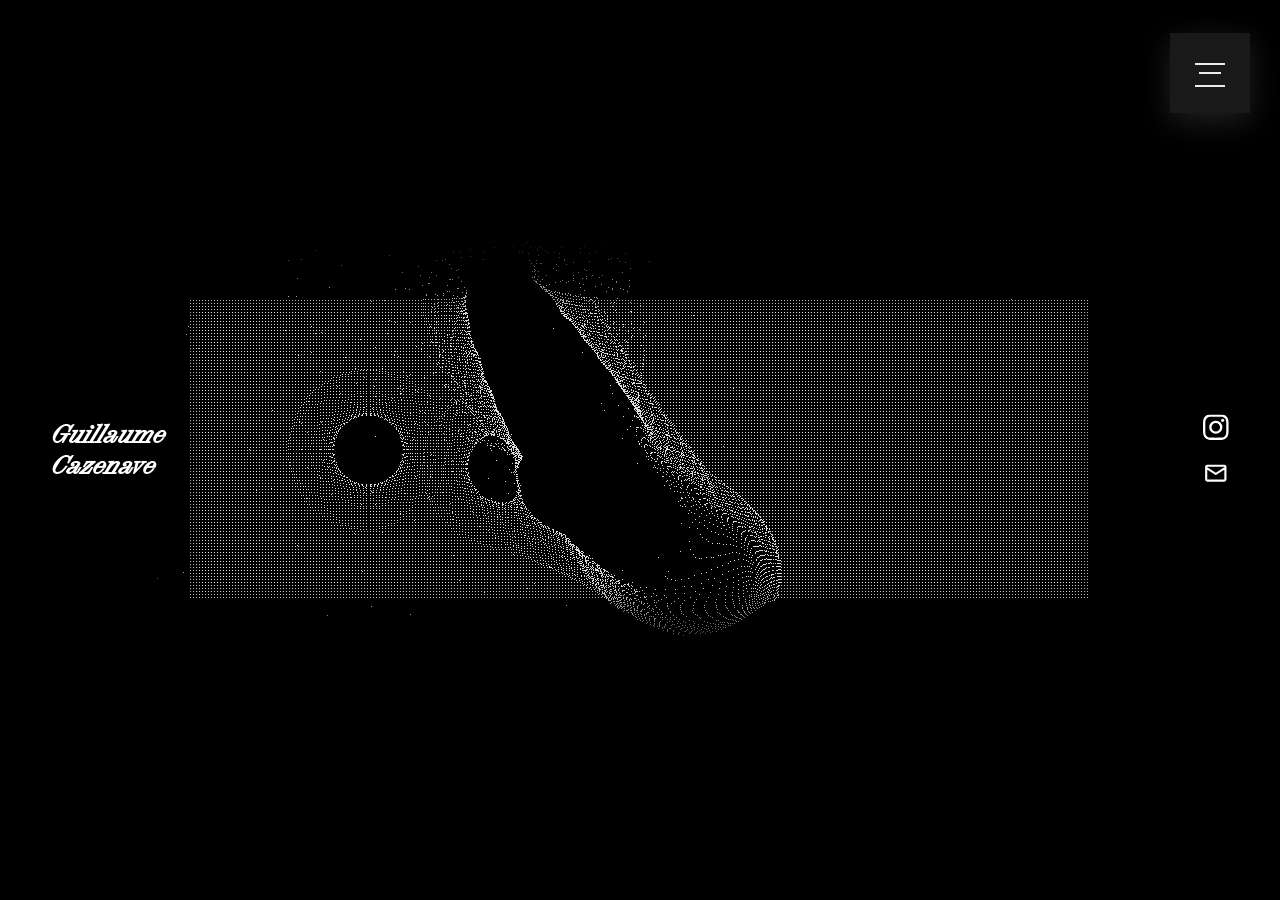
<file: index.html>
<!DOCTYPE html>
<html lang="fr">
<head>
  <meta charset="UTF-8">
  <meta name="viewport" content="width=device-width, initial-scale=1.0">
  <title>Guillaume Cazenave</title>
  <meta name="description" content="Vidéaste et photographe indépendant à Nancy. Contenu vidéo et photo pour marques, entreprises et événements : captation de concerts, vidéos de marque, formats courts et 3D.">
  <meta name="author" content="Guillaume Cazenave">
  <meta name="theme-color" content="#000000">
  <link rel="canonical" href="https://guillaume-cazenave.github.io/index.html">

  <link rel="icon" type="image/svg+xml" href="./favicon.svg">
  <link rel="icon" type="image/png" sizes="32x32" href="./favicon-32.png">
  <link rel="apple-touch-icon" href="./apple-touch-icon.png">

  <meta property="og:type" content="website">
  <meta property="og:site_name" content="Guillaume Cazenave">
  <meta property="og:locale" content="fr_FR">
  <meta property="og:title" content="Guillaume Cazenave — Vidéaste & photographe indépendant">
  <meta property="og:description" content="Vidéaste et photographe indépendant à Nancy. Contenu vidéo et photo pour marques, entreprises et événements : captation de concerts, vidéos de marque, formats courts et 3D.">
  <meta property="og:url" content="https://guillaume-cazenave.github.io/index.html">
  <meta property="og:image" content="https://guillaume-cazenave.github.io/img/og-image.jpg">
  <meta property="og:image:width" content="1200">
  <meta property="og:image:height" content="630">
  <meta property="og:image:alt" content="Guillaume Cazenave — vidéaste et photographe indépendant">

  <meta name="twitter:card" content="summary_large_image">
  <meta name="twitter:title" content="Guillaume Cazenave — Vidéaste & photographe indépendant">
  <meta name="twitter:description" content="Vidéaste et photographe indépendant à Nancy. Contenu vidéo et photo pour marques, entreprises et événements : captation de concerts, vidéos de marque, formats courts et 3D.">
  <meta name="twitter:image" content="https://guillaume-cazenave.github.io/img/og-image.jpg">
  <link rel="stylesheet" href="https://public.codepenassets.com/css/reset-2.0.min.css">
  <link rel="stylesheet" href="./css/menu.css">
  <link rel="stylesheet" href="./css/style.css">
  <script src="https://public.codepenassets.com/js/prefixfree-1.0.7.min.js"></script>
  <link rel="stylesheet" href="https://fonts.googleapis.com/css2?family=Montserrat:wght@500;600;700;800&display=swap">
</head>
<body>

  <!-- Menu burger — z-index:999/1000 dans menu.css, passe au-dessus de tout -->
  <input class="menu-icon" type="checkbox" id="menu-icon" name="menu-icon"/>
  <label for="menu-icon"></label>
  <nav class="nav">
    <ul>
      <li><a href="./index.html">Accueil</a></li>
      <li><a href="./presentation.html">Catégories</a></li>
      <li><a href="./work1.html">Projets</a></li>
      <li><a href="./about.html">À propos</a></li>

    </ul>
    <div class="nav-social">
      <a href="https://www.instagram.com/cznv.pro" target="_blank" rel="noopener" aria-label="Instagram" title="Instagram">
        <svg viewBox="0 0 24 24" aria-hidden="true"><path d="M12 2.16c3.2 0 3.58.01 4.85.07 1.17.05 1.8.25 2.23.41.56.22.96.48 1.38.9.42.42.68.82.9 1.38.16.42.36 1.06.41 2.23.06 1.27.07 1.65.07 4.85s-.01 3.58-.07 4.85c-.05 1.17-.25 1.8-.41 2.23-.22.56-.48.96-.9 1.38-.42.42-.82.68-1.38.9-.42.16-1.06.36-2.23.41-1.27.06-1.65.07-4.85.07s-3.58-.01-4.85-.07c-1.17-.05-1.8-.25-2.23-.41-.56-.22-.96-.48-1.38-.9-.42-.42-.68-.82-.9-1.38-.16-.42-.36-1.06-.41-2.23C2.17 15.58 2.16 15.2 2.16 12s.01-3.58.07-4.85c.05-1.17.25-1.8.41-2.23.22-.56.48-.96.9-1.38.42-.42.82-.68 1.38-.9.42-.16 1.06-.36 2.23-.41C8.42 2.17 8.8 2.16 12 2.16M12 0C8.74 0 8.33.01 7.05.07 5.78.13 4.9.33 4.14.63c-.79.3-1.46.72-2.12 1.39C1.35 2.68.93 3.35.63 4.14.33 4.9.13 5.78.07 7.05.01 8.33 0 8.74 0 12s.01 3.67.07 4.95c.06 1.27.26 2.15.56 2.91.3.79.72 1.46 1.39 2.12.66.67 1.33 1.09 2.12 1.39.76.3 1.64.5 2.91.56C8.33 23.99 8.74 24 12 24s3.67-.01 4.95-.07c1.27-.06 2.15-.26 2.91-.56.79-.3 1.46-.72 2.12-1.39.67-.66 1.09-1.33 1.39-2.12.3-.76.5-1.64.56-2.91.06-1.28.07-1.69.07-4.95s-.01-3.67-.07-4.95c-.06-1.27-.26-2.15-.56-2.91-.3-.79-.72-1.46-1.39-2.12C21.32 1.35 20.65.93 19.86.63c-.76-.3-1.64-.5-2.91-.56C15.67.01 15.26 0 12 0z"/><path d="M12 5.84A6.16 6.16 0 1 0 18.16 12 6.16 6.16 0 0 0 12 5.84zM12 16a4 4 0 1 1 4-4 4 4 0 0 1-4 4z"/><circle cx="18.41" cy="5.59" r="1.44"/></svg>
      </a>
      <a href="mailto:guillaumecazenave985@gmail.com" aria-label="Email" title="Email">
        <svg viewBox="0 0 24 24" aria-hidden="true"><path d="M20 4H4a2 2 0 0 0-2 2v12a2 2 0 0 0 2 2h16a2 2 0 0 0 2-2V6a2 2 0 0 0-2-2zm0 2v.51l-8 4.99-8-4.99V6h16zm0 12H4V8.84l7.47 4.66a1 1 0 0 0 1.06 0L20 8.84V18z"/></svg>
      </a>
    </div>
  </nav>

  <!-- Nom + icônes — z-index:10 via main, au-dessus du canvas -->
  <main>
    <div class="text-container">
      <h1 id="titre" onclick="window.location.href='./presentation.html';">Guillaume<br>Cazenave</h1>
    </div>
    <div class="icon-container">
      <a href="https://www.instagram.com/cznv.pro" class="icon-link" target="_blank" aria-label="Instagram">
        <svg class="fa-svg" viewBox="0 0 24 24" aria-hidden="true"><path d="M12 2.16c3.2 0 3.58.01 4.85.07 1.17.05 1.8.25 2.23.41.56.22.96.48 1.38.9.42.42.68.82.9 1.38.16.42.36 1.06.41 2.23.06 1.27.07 1.65.07 4.85s-.01 3.58-.07 4.85c-.05 1.17-.25 1.8-.41 2.23-.22.56-.48.96-.9 1.38-.42.42-.82.68-1.38.9-.42.16-1.06.36-2.23.41-1.27.06-1.65.07-4.85.07s-3.58-.01-4.85-.07c-1.17-.05-1.8-.25-2.23-.41-.56-.22-.96-.48-1.38-.9-.42-.42-.68-.82-.9-1.38-.16-.42-.36-1.06-.41-2.23C2.17 15.58 2.16 15.2 2.16 12s.01-3.58.07-4.85c.05-1.17.25-1.8.41-2.23.22-.56.48-.96.9-1.38.42-.42.82-.68 1.38-.9.42-.16 1.06-.36 2.23-.41C8.42 2.17 8.8 2.16 12 2.16M12 0C8.74 0 8.33.01 7.05.07 5.78.13 4.9.33 4.14.63c-.79.3-1.46.72-2.12 1.39C1.35 2.68.93 3.35.63 4.14.33 4.9.13 5.78.07 7.05.01 8.33 0 8.74 0 12s.01 3.67.07 4.95c.06 1.27.26 2.15.56 2.91.3.79.72 1.46 1.39 2.12.66.67 1.33 1.09 2.12 1.39.76.3 1.64.5 2.91.56C8.33 23.99 8.74 24 12 24s3.67-.01 4.95-.07c1.27-.06 2.15-.26 2.91-.56.79-.3 1.46-.72 2.12-1.39.67-.66 1.09-1.33 1.39-2.12.3-.76.5-1.64.56-2.91.06-1.28.07-1.69.07-4.95s-.01-3.67-.07-4.95c-.06-1.27-.26-2.15-.56-2.91-.3-.79-.72-1.46-1.39-2.12C21.32 1.35 20.65.93 19.86.63c-.76-.3-1.64-.5-2.91-.56C15.67.01 15.26 0 12 0z"/><path d="M12 5.84A6.16 6.16 0 1 0 18.16 12 6.16 6.16 0 0 0 12 5.84zM12 16a4 4 0 1 1 4-4 4 4 0 0 1-4 4z"/><circle cx="18.41" cy="5.59" r="1.44"/></svg>
      </a>
      <a href="mailto:guillaumecazenave985@gmail.com" class="icon-link" aria-label="Email">
        <svg class="fa-svg" viewBox="0 0 24 24" aria-hidden="true"><path d="M20 4H4a2 2 0 0 0-2 2v12a2 2 0 0 0 2 2h16a2 2 0 0 0 2-2V6a2 2 0 0 0-2-2zm0 2v.51l-8 4.99-8-4.99V6h16zm0 12H4V8.84l7.47 4.66a1 1 0 0 0 1.06 0L20 8.84V18z"/></svg>
      </a>
    </div>
  </main>

  <!-- Canvas particules — z-index:0, derrière tout -->
  <div id="container"></div>

  <script src='https://gist.github.com/mrdoob/838785/raw/a19a753b441d6ad41707c58f06dbe17f3470423c/RequestAnimationFrame.js'></script>
  <script src="./js/script.js"></script>
  <script src="./js/accueil.js"></script>
  <script src="./js/transitions.js"></script>
</body>
</html>
</file>
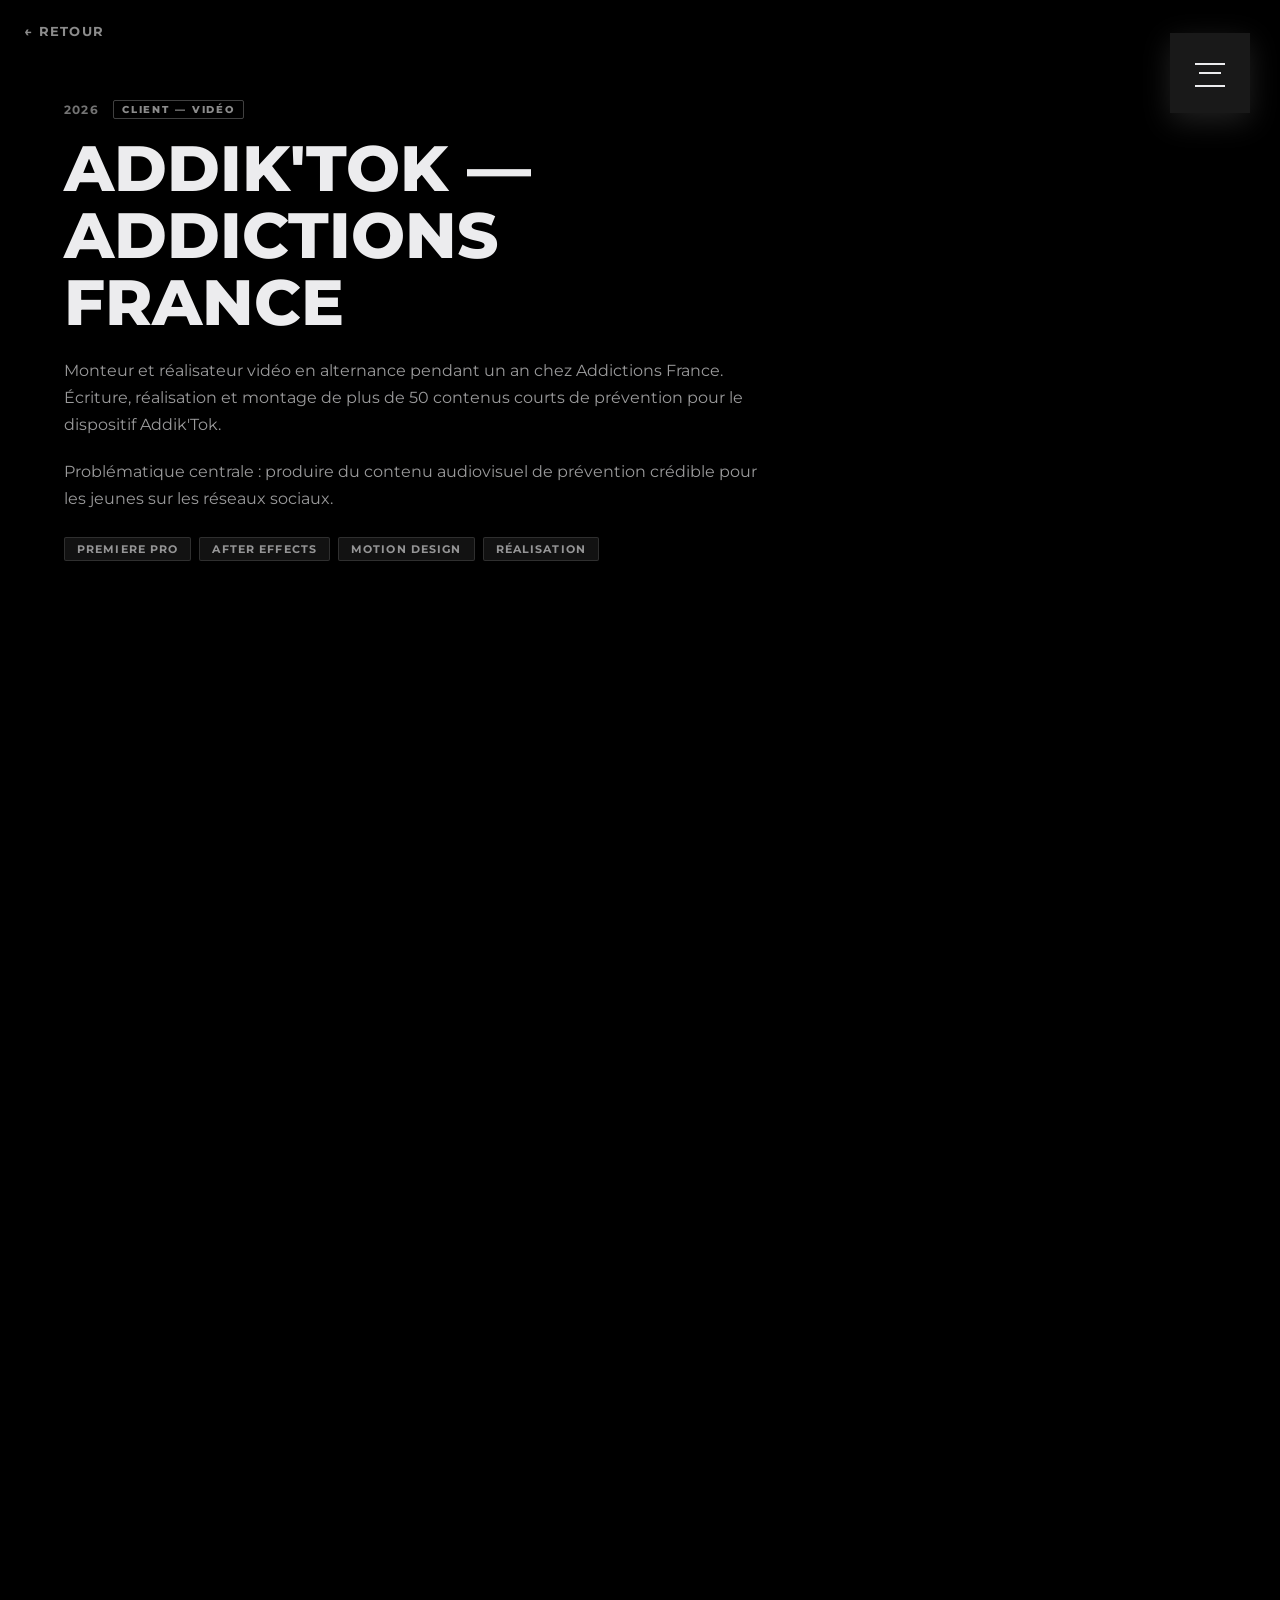
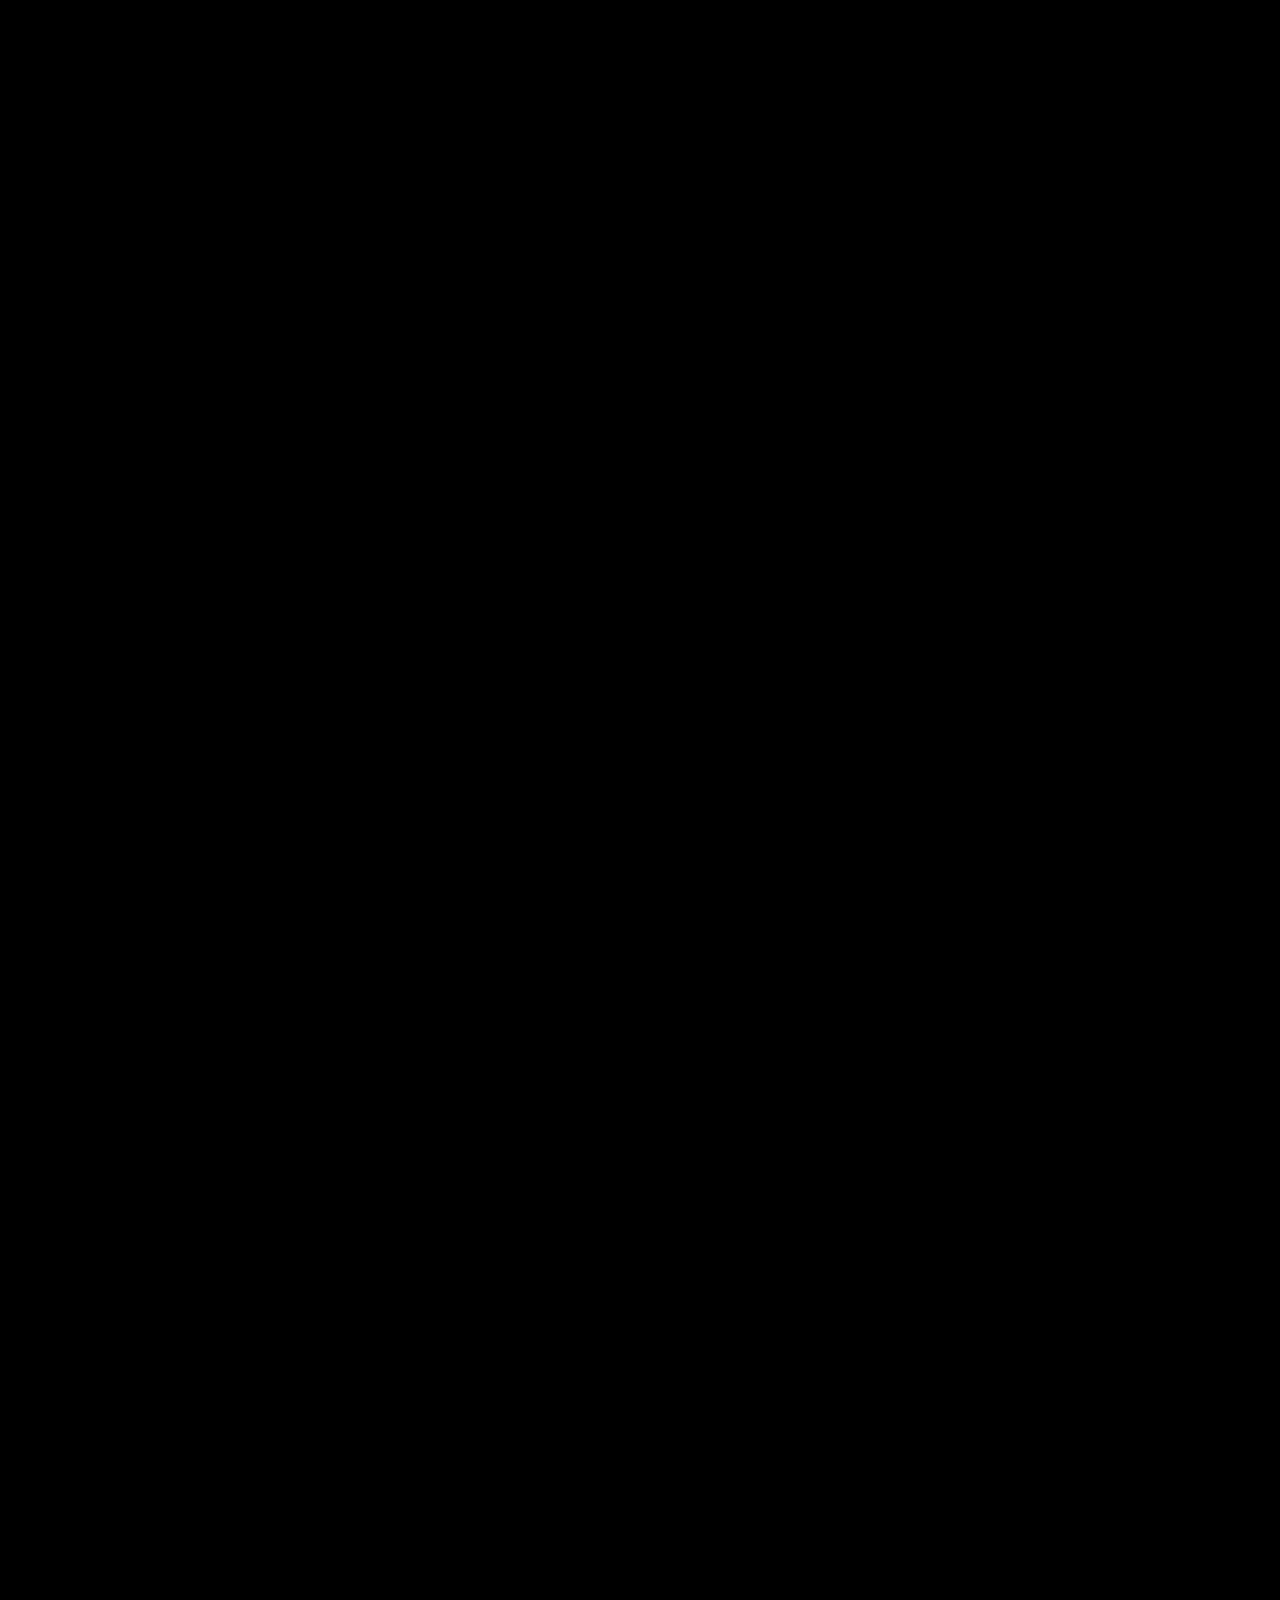
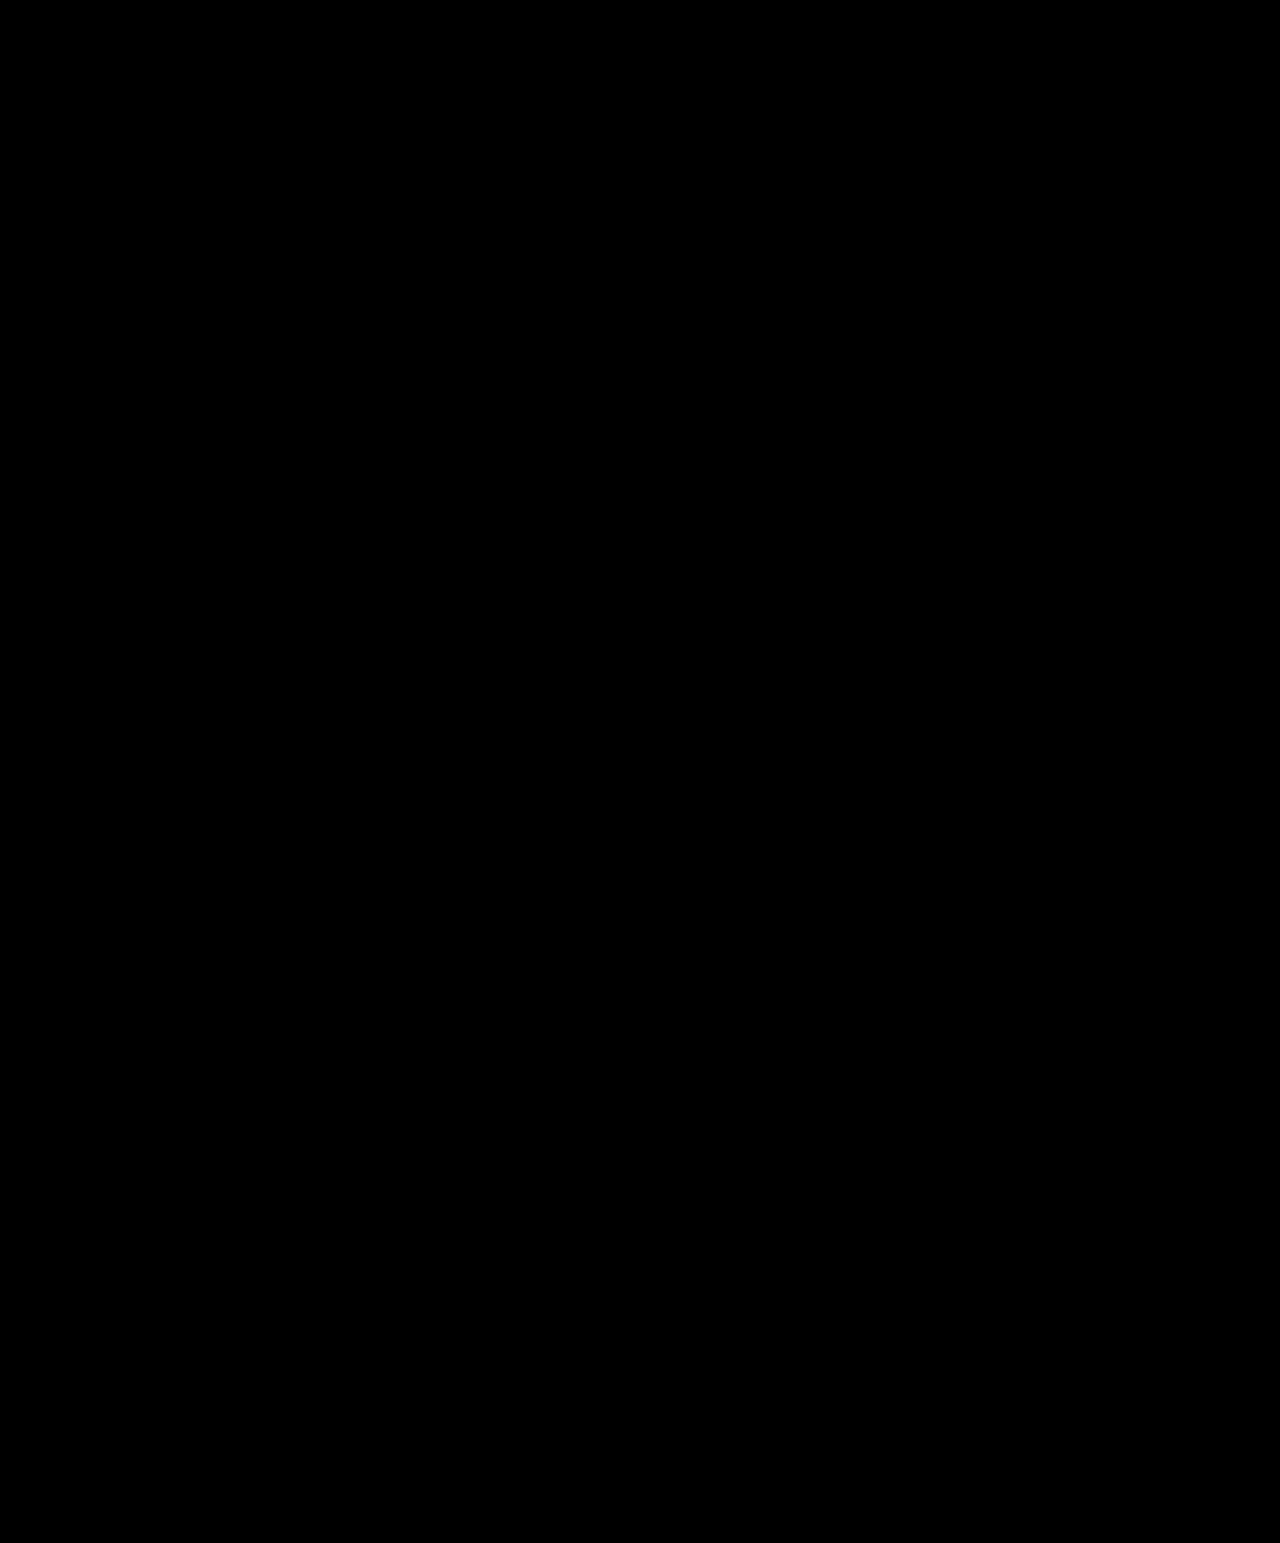
<file: addiktok.html>
<!DOCTYPE html>
<html lang="fr">
<head>
  <meta charset="UTF-8">
  <meta name="viewport" content="width=device-width, initial-scale=1">
  <title>Guillaume Cazenave — Addik'Tok</title>
  <meta name="description" content="Addik'Tok : dispositif de prévention sur TikTok et Instagram réalisé pour Addictions France. Écriture, réalisation et montage de plus de 50 formats courts.">
  <meta name="author" content="Guillaume Cazenave">
  <meta name="theme-color" content="#000000">
  <link rel="canonical" href="https://guillaume-cazenave.github.io/addiktok.html">

  <link rel="icon" type="image/svg+xml" href="./favicon.svg">
  <link rel="icon" type="image/png" sizes="32x32" href="./favicon-32.png">
  <link rel="apple-touch-icon" href="./apple-touch-icon.png">

  <meta property="og:type" content="website">
  <meta property="og:site_name" content="Guillaume Cazenave">
  <meta property="og:locale" content="fr_FR">
  <meta property="og:title" content="Addik'Tok — Guillaume Cazenave">
  <meta property="og:description" content="Addik'Tok : dispositif de prévention sur TikTok et Instagram réalisé pour Addictions France. Écriture, réalisation et montage de plus de 50 formats courts.">
  <meta property="og:url" content="https://guillaume-cazenave.github.io/addiktok.html">
  <meta property="og:image" content="https://guillaume-cazenave.github.io/img/og-image.jpg">
  <meta property="og:image:width" content="1200">
  <meta property="og:image:height" content="630">
  <meta property="og:image:alt" content="Guillaume Cazenave — vidéaste et photographe indépendant">

  <meta name="twitter:card" content="summary_large_image">
  <meta name="twitter:title" content="Addik'Tok — Guillaume Cazenave">
  <meta name="twitter:description" content="Addik'Tok : dispositif de prévention sur TikTok et Instagram réalisé pour Addictions France. Écriture, réalisation et montage de plus de 50 formats courts.">
  <meta name="twitter:image" content="https://guillaume-cazenave.github.io/img/og-image.jpg">
  <link rel="stylesheet" href="./css/menu.css">
  <link rel="stylesheet" href="./css/project-detail.css">
  <link rel="stylesheet" href="https://fonts.googleapis.com/css2?family=Montserrat:wght@500;600;700;800&display=swap">
</head>
<body>


  <input class="menu-icon" type="checkbox" id="menu-icon" name="menu-icon"/>
  <label for="menu-icon"></label>
  <nav class="nav">
    <ul>
      <li><a href="./index.html">Accueil</a></li>
      <li><a href="./presentation.html">Catégories</a></li>
      <li><a href="./work1.html">Projets</a></li>
      <li><a href="./about.html">À propos</a></li>
    </ul>
    <div class="nav-social">
      <a href="https://www.instagram.com/cznv.pro" target="_blank" rel="noopener" aria-label="Instagram" title="Instagram">
        <svg viewBox="0 0 24 24" aria-hidden="true"><path d="M12 2.16c3.2 0 3.58.01 4.85.07 1.17.05 1.8.25 2.23.41.56.22.96.48 1.38.9.42.42.68.82.9 1.38.16.42.36 1.06.41 2.23.06 1.27.07 1.65.07 4.85s-.01 3.58-.07 4.85c-.05 1.17-.25 1.8-.41 2.23-.22.56-.48.96-.9 1.38-.42.42-.82.68-1.38.9-.42.16-1.06.36-2.23.41-1.27.06-1.65.07-4.85.07s-3.58-.01-4.85-.07c-1.17-.05-1.8-.25-2.23-.41-.56-.22-.96-.48-1.38-.9-.42-.42-.68-.82-.9-1.38-.16-.42-.36-1.06-.41-2.23C2.17 15.58 2.16 15.2 2.16 12s.01-3.58.07-4.85c.05-1.17.25-1.8.41-2.23.22-.56.48-.96.9-1.38.42-.42.82-.68 1.38-.9.42-.16 1.06-.36 2.23-.41C8.42 2.17 8.8 2.16 12 2.16M12 0C8.74 0 8.33.01 7.05.07 5.78.13 4.9.33 4.14.63c-.79.3-1.46.72-2.12 1.39C1.35 2.68.93 3.35.63 4.14.33 4.9.13 5.78.07 7.05.01 8.33 0 8.74 0 12s.01 3.67.07 4.95c.06 1.27.26 2.15.56 2.91.3.79.72 1.46 1.39 2.12.66.67 1.33 1.09 2.12 1.39.76.3 1.64.5 2.91.56C8.33 23.99 8.74 24 12 24s3.67-.01 4.95-.07c1.27-.06 2.15-.26 2.91-.56.79-.3 1.46-.72 2.12-1.39.67-.66 1.09-1.33 1.39-2.12.3-.76.5-1.64.56-2.91.06-1.28.07-1.69.07-4.95s-.01-3.67-.07-4.95c-.06-1.27-.26-2.15-.56-2.91-.3-.79-.72-1.46-1.39-2.12C21.32 1.35 20.65.93 19.86.63c-.76-.3-1.64-.5-2.91-.56C15.67.01 15.26 0 12 0z"/><path d="M12 5.84A6.16 6.16 0 1 0 18.16 12 6.16 6.16 0 0 0 12 5.84zM12 16a4 4 0 1 1 4-4 4 4 0 0 1-4 4z"/><circle cx="18.41" cy="5.59" r="1.44"/></svg>
      </a>
      <a href="mailto:guillaumecazenave985@gmail.com" aria-label="Email" title="Email">
        <svg viewBox="0 0 24 24" aria-hidden="true"><path d="M20 4H4a2 2 0 0 0-2 2v12a2 2 0 0 0 2 2h16a2 2 0 0 0 2-2V6a2 2 0 0 0-2-2zm0 2v.51l-8 4.99-8-4.99V6h16zm0 12H4V8.84l7.47 4.66a1 1 0 0 0 1.06 0L20 8.84V18z"/></svg>
      </a>
    </div>
  </nav>

  <a href="./work1.html" class="back-btn">← Retour</a>

  <div class="addiktok-page">
    <div class="addiktok-header">
      <div class="project-meta">
        <span class="project-year">2026</span>
        <span class="project-category">CLIENT — VIDÉO</span>
      </div>
      <h1>Addik'Tok — Addictions France</h1>
      <p>Monteur et réalisateur vidéo en alternance pendant un an chez Addictions France. Écriture, réalisation et montage de plus de 50 contenus courts de prévention pour le dispositif Addik'Tok.</p>
      <p>Problématique centrale : produire du contenu audiovisuel de prévention crédible pour les jeunes sur les réseaux sociaux.</p>
      <div class="tags">
        <span class="tag">Premiere Pro</span>
        <span class="tag">After Effects</span>
        <span class="tag">Motion design</span>
        <span class="tag">Réalisation</span>
      </div>
    </div>

    <div class="reels-grid">
      <div class="reel-item">
        <iframe src="https://www.tiktok.com/embed/v2/7586596347776617750" allowfullscreen scrolling="no" allow="encrypted-media;" frameborder="0"></iframe>
      </div>
      <div class="reel-item">
        <iframe src="https://www.tiktok.com/embed/v2/7572193547152280854" allowfullscreen scrolling="no" allow="encrypted-media;" frameborder="0"></iframe>
      </div>
      <div class="reel-item">
        <iframe src="https://www.tiktok.com/embed/v2/7634556346393824535" allowfullscreen scrolling="no" allow="encrypted-media;" frameborder="0"></iframe>
      </div>
      <div class="reel-item">
        <iframe src="https://www.tiktok.com/embed/v2/7629636691925437718" allowfullscreen scrolling="no" allow="encrypted-media;" frameborder="0"></iframe>
      </div>
      <div class="reel-item">
        <iframe src="https://www.tiktok.com/embed/v2/7593289071368178966" allowfullscreen scrolling="no" allow="encrypted-media;" frameborder="0"></iframe>
      </div>
      <div class="reel-item">
        <iframe src="https://www.tiktok.com/embed/v2/7569592939521920278" allowfullscreen scrolling="no" allow="encrypted-media;" frameborder="0"></iframe>
      </div>
      <div class="reel-item">
        <iframe src="https://www.tiktok.com/embed/v2/7684208410975358240" allowfullscreen scrolling="no" allow="encrypted-media;" frameborder="0"></iframe>
      </div>
      <div class="reel-item">
        <iframe src="https://www.tiktok.com/embed/v2/7582910411528326422" allowfullscreen scrolling="no" allow="encrypted-media;" frameborder="0"></iframe>
      </div>
      <div class="reel-item">
        <iframe src="https://www.tiktok.com/embed/v2/7628174827307666710" allowfullscreen scrolling="no" allow="encrypted-media;" frameborder="0"></iframe>
      </div>
      <div class="reel-item">
        <iframe src="https://www.tiktok.com/embed/v2/7637155585875561750" allowfullscreen scrolling="no" allow="encrypted-media;" frameborder="0"></iframe>
      </div>
      <div class="reel-item">
        <iframe src="https://www.tiktok.com/embed/v2/7585509895479315734" allowfullscreen scrolling="no" allow="encrypted-media;" frameborder="0"></iframe>
      </div>
      <div class="reel-item">
        <iframe src="https://www.tiktok.com/embed/v2/7618598153939324182" allowfullscreen scrolling="no" allow="encrypted-media;" frameborder="0"></iframe>
      </div>
      <div class="reel-item">
        <iframe src="https://www.tiktok.com/embed/v2/7624439723574152451" allowfullscreen scrolling="no" allow="encrypted-media;" frameborder="0"></iframe>
      </div>
      <div class="reel-item">
        <iframe src="https://www.tiktok.com/embed/v2/7623434820911107350" allowfullscreen scrolling="no" allow="encrypted-media;" frameborder="0"></iframe>
      </div>
      <div class="reel-item">
        <iframe src="https://www.tiktok.com/embed/v2/7602968198991908118" allowfullscreen scrolling="no" allow="encrypted-media;" frameborder="0"></iframe>
      </div>
      <div class="reel-item">
        <iframe src="https://www.tiktok.com/embed/v2/7586617476448849174" allowfullscreen scrolling="no" allow="encrypted-media;" frameborder="0"></iframe>
      </div>
    </div>
  </div>
</div>
  <script src="./js/transitions.js"></script>
</body>
</html>
</file>
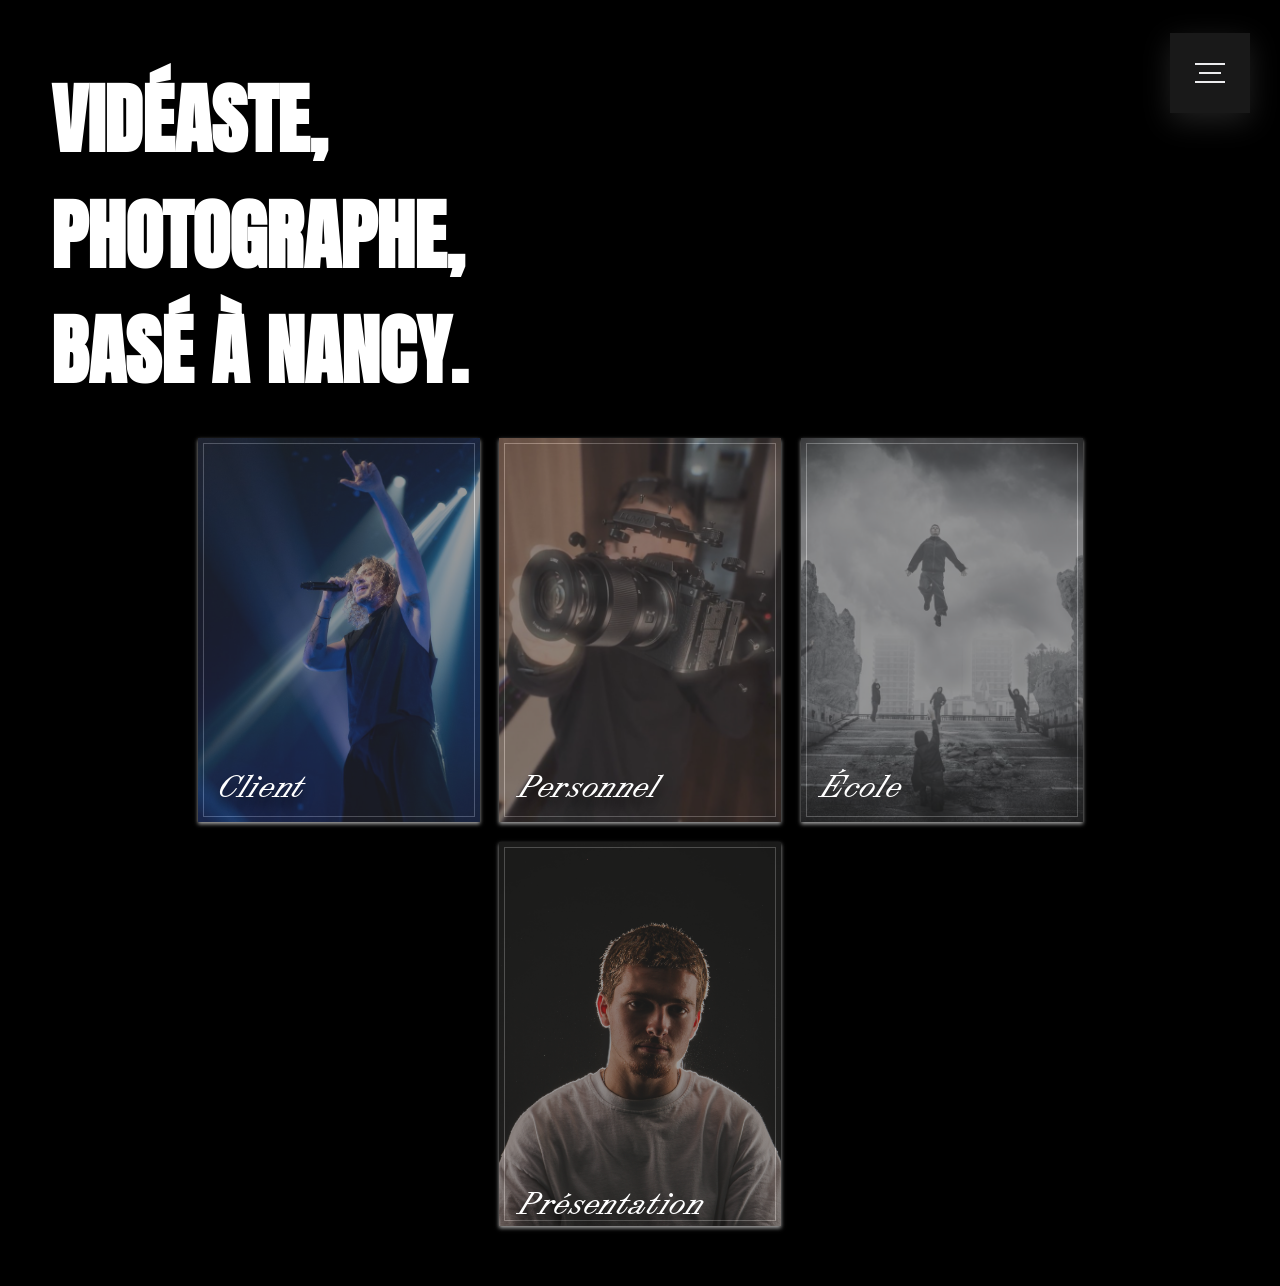
<file: presentation.html>
<!DOCTYPE html>
<html lang="fr">
<head>
  <meta charset="UTF-8">
  <meta name="viewport" content="width=device-width, initial-scale=1">
  <title>Guillaume Cazenave — Catégories</title>
  <meta name="description" content="Parcourez le travail de Guillaume Cazenave par catégorie : projets clients, projets personnels et travaux d'école.">
  <meta name="author" content="Guillaume Cazenave">
  <meta name="theme-color" content="#000000">
  <link rel="canonical" href="https://guillaume-cazenave.github.io/presentation.html">

  <link rel="icon" type="image/svg+xml" href="./favicon.svg">
  <link rel="icon" type="image/png" sizes="32x32" href="./favicon-32.png">
  <link rel="apple-touch-icon" href="./apple-touch-icon.png">

  <meta property="og:type" content="website">
  <meta property="og:site_name" content="Guillaume Cazenave">
  <meta property="og:locale" content="fr_FR">
  <meta property="og:title" content="Catégories — Guillaume Cazenave">
  <meta property="og:description" content="Parcourez le travail de Guillaume Cazenave par catégorie : projets clients, projets personnels et travaux d'école.">
  <meta property="og:url" content="https://guillaume-cazenave.github.io/presentation.html">
  <meta property="og:image" content="https://guillaume-cazenave.github.io/img/og-image.jpg">
  <meta property="og:image:width" content="1200">
  <meta property="og:image:height" content="630">
  <meta property="og:image:alt" content="Guillaume Cazenave — vidéaste et photographe indépendant">

  <meta name="twitter:card" content="summary_large_image">
  <meta name="twitter:title" content="Catégories — Guillaume Cazenave">
  <meta name="twitter:description" content="Parcourez le travail de Guillaume Cazenave par catégorie : projets clients, projets personnels et travaux d'école.">
  <meta name="twitter:image" content="https://guillaume-cazenave.github.io/img/og-image.jpg">
  <link rel="stylesheet" href="https://fonts.googleapis.com/css2?family=Anton&display=swap">
  <link rel="stylesheet" href="./css/menu.css">
  <link rel="stylesheet" href="./css/p2.css">
  <link rel="stylesheet" href="https://fonts.googleapis.com/css2?family=Montserrat:wght@500;600;700;800&display=swap">
</head>
<body>


  <input class="menu-icon" type="checkbox" id="menu-icon" name="menu-icon"/>
  <label for="menu-icon"></label>
  <nav class="nav">
    <ul>
      <li><a href="./index.html">Accueil</a></li>
      <li><a href="./presentation.html">Catégories</a></li>
      <li><a href="./work1.html">Projets</a></li>
      <li><a href="./about.html">À propos</a></li>

    </ul>
    <div class="nav-social">
      <a href="https://www.instagram.com/cznv.pro" target="_blank" rel="noopener" aria-label="Instagram" title="Instagram">
        <svg viewBox="0 0 24 24" aria-hidden="true"><path d="M12 2.16c3.2 0 3.58.01 4.85.07 1.17.05 1.8.25 2.23.41.56.22.96.48 1.38.9.42.42.68.82.9 1.38.16.42.36 1.06.41 2.23.06 1.27.07 1.65.07 4.85s-.01 3.58-.07 4.85c-.05 1.17-.25 1.8-.41 2.23-.22.56-.48.96-.9 1.38-.42.42-.82.68-1.38.9-.42.16-1.06.36-2.23.41-1.27.06-1.65.07-4.85.07s-3.58-.01-4.85-.07c-1.17-.05-1.8-.25-2.23-.41-.56-.22-.96-.48-1.38-.9-.42-.42-.68-.82-.9-1.38-.16-.42-.36-1.06-.41-2.23C2.17 15.58 2.16 15.2 2.16 12s.01-3.58.07-4.85c.05-1.17.25-1.8.41-2.23.22-.56.48-.96.9-1.38.42-.42.82-.68 1.38-.9.42-.16 1.06-.36 2.23-.41C8.42 2.17 8.8 2.16 12 2.16M12 0C8.74 0 8.33.01 7.05.07 5.78.13 4.9.33 4.14.63c-.79.3-1.46.72-2.12 1.39C1.35 2.68.93 3.35.63 4.14.33 4.9.13 5.78.07 7.05.01 8.33 0 8.74 0 12s.01 3.67.07 4.95c.06 1.27.26 2.15.56 2.91.3.79.72 1.46 1.39 2.12.66.67 1.33 1.09 2.12 1.39.76.3 1.64.5 2.91.56C8.33 23.99 8.74 24 12 24s3.67-.01 4.95-.07c1.27-.06 2.15-.26 2.91-.56.79-.3 1.46-.72 2.12-1.39.67-.66 1.09-1.33 1.39-2.12.3-.76.5-1.64.56-2.91.06-1.28.07-1.69.07-4.95s-.01-3.67-.07-4.95c-.06-1.27-.26-2.15-.56-2.91-.3-.79-.72-1.46-1.39-2.12C21.32 1.35 20.65.93 19.86.63c-.76-.3-1.64-.5-2.91-.56C15.67.01 15.26 0 12 0z"/><path d="M12 5.84A6.16 6.16 0 1 0 18.16 12 6.16 6.16 0 0 0 12 5.84zM12 16a4 4 0 1 1 4-4 4 4 0 0 1-4 4z"/><circle cx="18.41" cy="5.59" r="1.44"/></svg>
      </a>
      <a href="mailto:guillaumecazenave985@gmail.com" aria-label="Email" title="Email">
        <svg viewBox="0 0 24 24" aria-hidden="true"><path d="M20 4H4a2 2 0 0 0-2 2v12a2 2 0 0 0 2 2h16a2 2 0 0 0 2-2V6a2 2 0 0 0-2-2zm0 2v.51l-8 4.99-8-4.99V6h16zm0 12H4V8.84l7.47 4.66a1 1 0 0 0 1.06 0L20 8.84V18z"/></svg>
      </a>
    </div>
  </nav>

  <div id="first-pres">
    <h3>VIDÉASTE,</h3>
    <h3>PHOTOGRAPHE,</h3>
    <h3>BASÉ À NANCY.</h3>
  </div>

  <div class="container">

    <a href="./work1.html?type=client" class="card-wrap">
      <div class="card">
        <div class="card-bg" style="background-image: url('img/proj/bam-zamdane-4.jpg');"></div>
        <div class="card-info">
          <h1>Client</h1>
          <p>Missions freelance et commandes professionnelles.</p>
        </div>
      </div>
    </a>

    <a href="./work1.html?type=personnel" class="card-wrap">
      <div class="card">
        <div class="card-bg" style="background-image: url('img/proj/card-personnel.jpg');"></div>
        <div class="card-info">
          <h1>Personnel</h1>
          <p>Explorations créatives et projets libres.</p>
        </div>
      </div>
    </a>

    <a href="./work1.html?type=ecole" class="card-wrap">
      <div class="card">
        <div class="card-bg" style="background-image: url('img/proj/card-ecole.jpg');"></div>
        <div class="card-info">
          <h1>École</h1>
          <p>Travaux réalisés dans le cadre du BUT MMI.</p>
        </div>
      </div>
    </a>

    <a href="./about.html" class="card-wrap">
      <div class="card">
        <div class="card-bg" style="background-image: url('img/photo-profil.jpg');"></div>
        <div class="card-info">
          <h1>Présentation</h1>
          <p>Qui suis-je ?</p>
        </div>
      </div>
    </a>

  </div>

  <script src="./js/scriptparallax.js"></script>
  <script src="./js/transitions.js"></script>
</body>
</html>
</file>
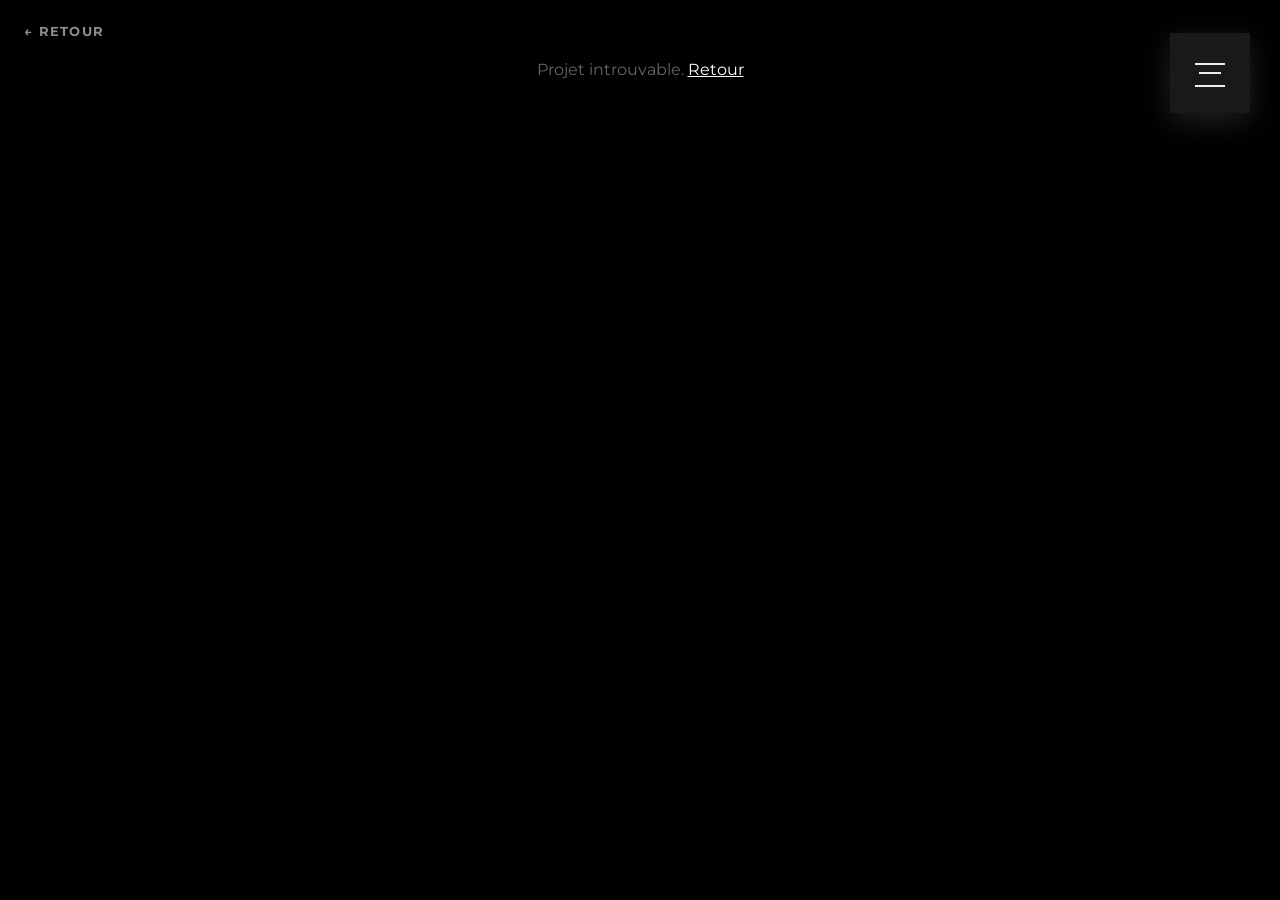
<file: project-detail.html>
<!DOCTYPE html>
<html lang="fr">
<head>
  <meta charset="UTF-8">
  <meta name="viewport" content="width=device-width, initial-scale=1">
  <title>Guillaume Cazenave — Projet</title>
  <meta name="description" content="Détail d'un projet vidéo, photo ou 3D réalisé par Guillaume Cazenave, vidéaste et photographe indépendant à Nancy.">
  <meta name="author" content="Guillaume Cazenave">
  <meta name="theme-color" content="#000000">
  <link rel="canonical" href="https://guillaume-cazenave.github.io/project-detail.html">

  <link rel="icon" type="image/svg+xml" href="./favicon.svg">
  <link rel="icon" type="image/png" sizes="32x32" href="./favicon-32.png">
  <link rel="apple-touch-icon" href="./apple-touch-icon.png">

  <meta property="og:type" content="website">
  <meta property="og:site_name" content="Guillaume Cazenave">
  <meta property="og:locale" content="fr_FR">
  <meta property="og:title" content="Projet — Guillaume Cazenave">
  <meta property="og:description" content="Détail d'un projet vidéo, photo ou 3D réalisé par Guillaume Cazenave, vidéaste et photographe indépendant à Nancy.">
  <meta property="og:url" content="https://guillaume-cazenave.github.io/project-detail.html">
  <meta property="og:image" content="https://guillaume-cazenave.github.io/img/og-image.jpg">
  <meta property="og:image:width" content="1200">
  <meta property="og:image:height" content="630">
  <meta property="og:image:alt" content="Guillaume Cazenave — vidéaste et photographe indépendant">

  <meta name="twitter:card" content="summary_large_image">
  <meta name="twitter:title" content="Projet — Guillaume Cazenave">
  <meta name="twitter:description" content="Détail d'un projet vidéo, photo ou 3D réalisé par Guillaume Cazenave, vidéaste et photographe indépendant à Nancy.">
  <meta name="twitter:image" content="https://guillaume-cazenave.github.io/img/og-image.jpg">
  <link rel="stylesheet" href="./css/menu.css">
  <link rel="stylesheet" href="./css/project-detail.css">
  <link rel="stylesheet" href="https://fonts.googleapis.com/css2?family=Montserrat:wght@500;600;700;800&display=swap">
</head>
<body>


  <input class="menu-icon" type="checkbox" id="menu-icon" name="menu-icon"/>
  <label for="menu-icon"></label>
  <nav class="nav">
    <ul>
      <li><a href="./index.html">Accueil</a></li>
      <li><a href="./presentation.html">Catégories</a></li>
      <li><a href="./work1.html">Projets</a></li>
      <li><a href="./about.html">À propos</a></li>
    </ul>
    <div class="nav-social">
      <a href="https://www.instagram.com/cznv.pro" target="_blank" rel="noopener" aria-label="Instagram" title="Instagram">
        <svg viewBox="0 0 24 24" aria-hidden="true"><path d="M12 2.16c3.2 0 3.58.01 4.85.07 1.17.05 1.8.25 2.23.41.56.22.96.48 1.38.9.42.42.68.82.9 1.38.16.42.36 1.06.41 2.23.06 1.27.07 1.65.07 4.85s-.01 3.58-.07 4.85c-.05 1.17-.25 1.8-.41 2.23-.22.56-.48.96-.9 1.38-.42.42-.82.68-1.38.9-.42.16-1.06.36-2.23.41-1.27.06-1.65.07-4.85.07s-3.58-.01-4.85-.07c-1.17-.05-1.8-.25-2.23-.41-.56-.22-.96-.48-1.38-.9-.42-.42-.68-.82-.9-1.38-.16-.42-.36-1.06-.41-2.23C2.17 15.58 2.16 15.2 2.16 12s.01-3.58.07-4.85c.05-1.17.25-1.8.41-2.23.22-.56.48-.96.9-1.38.42-.42.82-.68 1.38-.9.42-.16 1.06-.36 2.23-.41C8.42 2.17 8.8 2.16 12 2.16M12 0C8.74 0 8.33.01 7.05.07 5.78.13 4.9.33 4.14.63c-.79.3-1.46.72-2.12 1.39C1.35 2.68.93 3.35.63 4.14.33 4.9.13 5.78.07 7.05.01 8.33 0 8.74 0 12s.01 3.67.07 4.95c.06 1.27.26 2.15.56 2.91.3.79.72 1.46 1.39 2.12.66.67 1.33 1.09 2.12 1.39.76.3 1.64.5 2.91.56C8.33 23.99 8.74 24 12 24s3.67-.01 4.95-.07c1.27-.06 2.15-.26 2.91-.56.79-.3 1.46-.72 2.12-1.39.67-.66 1.09-1.33 1.39-2.12.3-.76.5-1.64.56-2.91.06-1.28.07-1.69.07-4.95s-.01-3.67-.07-4.95c-.06-1.27-.26-2.15-.56-2.91-.3-.79-.72-1.46-1.39-2.12C21.32 1.35 20.65.93 19.86.63c-.76-.3-1.64-.5-2.91-.56C15.67.01 15.26 0 12 0z"/><path d="M12 5.84A6.16 6.16 0 1 0 18.16 12 6.16 6.16 0 0 0 12 5.84zM12 16a4 4 0 1 1 4-4 4 4 0 0 1-4 4z"/><circle cx="18.41" cy="5.59" r="1.44"/></svg>
      </a>
      <a href="mailto:guillaumecazenave985@gmail.com" aria-label="Email" title="Email">
        <svg viewBox="0 0 24 24" aria-hidden="true"><path d="M20 4H4a2 2 0 0 0-2 2v12a2 2 0 0 0 2 2h16a2 2 0 0 0 2-2V6a2 2 0 0 0-2-2zm0 2v.51l-8 4.99-8-4.99V6h16zm0 12H4V8.84l7.47 4.66a1 1 0 0 0 1.06 0L20 8.84V18z"/></svg>
      </a>
    </div>
  </nav>

  <a href="./work1.html" class="back-btn">← Retour</a>
  <div id="project-container"></div>

  <div class="lightbox" id="lightbox">
    <button class="lightbox-close" id="lightbox-close">✕</button>
    <button class="lightbox-arrow left" id="lightbox-prev">&#8249;</button>
    <div class="lightbox-img-wrap" id="lightbox-content"></div>
    <button class="lightbox-arrow right" id="lightbox-next">&#8250;</button>
    <div class="lightbox-dots" id="lightbox-dots"></div>
  </div>

  <script src="./js/projects-data.js"></script>
  <script src="./js/Slider.js" defer></script>
  <script>
  (function() {
    var id = new URLSearchParams(window.location.search).get('id');
    var project = PROJECTS.find(function(p) { return p.id === id; });
    var container = document.getElementById('project-container');

    if (!project) {
      container.innerHTML = '<p class="not-found">Projet introuvable. <a href="work1.html">Retour</a></p>';
      return;
    }

    document.title = 'Guillaume Cazenave — ' + project.title;

    // ── PAGE SPÉCIALE ADDIK'TOK ────────────────────────────
    if (project.addiktok) {
      var reels = [
        'https://www.instagram.com/reel/DSuWe4qjcPA/',
        'https://www.instagram.com/p/DQ9zqWojVpq/',
        'https://www.instagram.com/p/DQ_hc66jcUP/',
        'https://www.instagram.com/p/DXzEC2bMvJs/',
        'https://www.instagram.com/p/DXOoyT0DHqR/',
        'https://www.instagram.com/p/DW8o6cDDBKF/',
        'https://www.instagram.com/p/DTkcKSvDOBb/',
        'https://www.instagram.com/p/DQwLlCZDSz5/',
        'https://www.instagram.com/p/DUIeNMFDK46/'
      ];

      var reelsHTML = reels.map(function(url) {
        return '<div class="reel-item">'
          + '<blockquote class="instagram-media" data-instgrm-permalink="' + url + '" data-instgrm-version="14">'
          + '<a href="' + url + '" target="_blank" class="reel-fallback">'
          + '<div class="reel-placeholder"><span>▶</span><span>Instagram</span></div>'
          + '</a></blockquote></div>';
      }).join('');

      var descHTML = project.description.replace(/\n\n/g, '</p><p>');
      var tagsHTML = project.tags.map(function(t) { return '<span class="tag">' + t + '</span>'; }).join('');

      container.innerHTML = '<div class="addiktok-page">'
        + '<div class="addiktok-header">'
        + '<div class="project-meta"><span class="project-year">' + project.year + '</span>'
        + '<span class="project-category">CLIENT — VIDÉO</span></div>'
        + '<h1>' + project.title + '</h1>'
        + '<p>' + descHTML + '</p>'
        + '<div class="tags">' + tagsHTML + '</div>'
        + '</div>'
        + '<div class="reels-grid">' + reelsHTML + '</div>'
        + '</div>';

      var s = document.createElement('script');
      s.src = 'https://www.instagram.com/embed.js';
      s.async = true;
      document.body.appendChild(s);
      return;
    }

    // ── PAGE PROJET STANDARD ───────────────────────────────
    function isYT(url) { return url && url.indexOf('youtube.com/embed') !== -1; }
    function isMP4(url) { return url && url.slice(-4).toLowerCase() === '.mp4'; }

    var slidesHTML = project.images.map(function(src, i) {
      if (isYT(src)) {
        return '<div class="slide-item slide-video" data-index="' + i + '">'
          + '<iframe src="' + src + '" frameborder="0" allowfullscreen></iframe>'
          + '</div>';
      }
      if (isMP4(src)) {
        return '<div class="slide-item slide-mp4" data-index="' + i + '">'
          + '<video src="' + src + '" controls playsinline preload="metadata"></video>'
          + '</div>';
      }
      return '<img src="' + src + '" alt="' + project.title + '" loading="lazy" class="slider-img" data-index="' + i + '" style="cursor:zoom-in">';
    }).join('');

    var dotsHTML = project.images.length > 1
      ? '<div class="slider-dots">' + project.images.map(function(_, i) {
          return '<span class="dot' + (i === 0 ? ' active' : '') + '" data-index="' + i + '"></span>';
        }).join('') + '</div>'
      : '';

    var descHTML = project.description.replace(/\n\n/g, '</p><p>');
    var tagsHTML = project.tags.map(function(t) { return '<span class="tag">' + t + '</span>'; }).join('');
    var linkHTML = (project.link && !isYT(project.link))
      ? '<a href="' + project.link + '" class="project-link" target="_blank">Voir le projet ↗</a>'
      : '';

    container.innerHTML = '<div class="project-container">'
      + '<div class="slider-wrapper' + (project.vertical ? ' vertical' : '') + '">'
      + '<div class="slider-container">'
      + '<button class="arrow left">&#8249;</button>'
      + '<div class="slider" id="slider">' + slidesHTML + '</div>'
      + '<button class="arrow right">&#8250;</button>'
      + '</div>' + dotsHTML + '</div>'
      + '<div class="project-content">'
      + '<div class="project-meta">'
      + '<span class="project-year">' + project.year + '</span>'
      + '<span class="project-category">' + project.category.toUpperCase() + '</span>'
      + '</div>'
      + '<h1>' + project.title + '</h1>'
      + '<p>' + descHTML + '</p>'
      + '<div class="tags">' + tagsHTML + '</div>'
      + linkHTML
      + '</div></div>';

    // Dots slider
    if (project.images.length > 1) {
      var dots = document.querySelectorAll('.dot');
      dots.forEach(function(dot) {
        dot.addEventListener('click', function() {
          window._sliderGoTo && window._sliderGoTo(parseInt(dot.dataset.index));
        });
      });
      window._onSlideChange = function(idx) {
        dots.forEach(function(d, i) { d.classList.toggle('active', i === idx); });
      };
    }

    // Lightbox
    var images = project.images;
    var imageIndexes = images.map(function(s, i) { return (isYT(s) || isMP4(s)) ? null : i; }).filter(function(i) { return i !== null; });
    var lightbox   = document.getElementById('lightbox');
    var lbContent  = document.getElementById('lightbox-content');
    var lbDots     = document.getElementById('lightbox-dots');
    var lbClose    = document.getElementById('lightbox-close');
    var lbPrev     = document.getElementById('lightbox-prev');
    var lbNext     = document.getElementById('lightbox-next');
    var current    = 0;

    lbDots.innerHTML = imageIndexes.map(function(_, i) {
      return '<span class="lb-dot' + (i === 0 ? ' active' : '') + '" data-pos="' + i + '"></span>';
    }).join('');

    function openLightbox(idx) {
      if (isYT(images[idx]) || isMP4(images[idx])) return;
      current = idx;
      lbContent.innerHTML = '<img src="' + images[current] + '" alt="' + project.title + '">';
      updateLbDots();
      lightbox.classList.add('active');
      document.body.style.overflow = 'hidden';
    }
    function closeLightbox() {
      lightbox.classList.remove('active');
      lbContent.innerHTML = '';
      document.body.style.overflow = '';
    }
    function lbGo(dir) {
      var next = current;
      do { next = (next + dir + images.length) % images.length; }
      while ((isYT(images[next]) || isMP4(images[next])) && next !== current);
      current = next;
      lbContent.innerHTML = '<img src="' + images[current] + '" alt="' + project.title + '">';
      updateLbDots();
    }
    function updateLbDots() {
      var pos = imageIndexes.indexOf(current);
      document.querySelectorAll('.lb-dot').forEach(function(d, i) { d.classList.toggle('active', i === pos); });
    }

    document.addEventListener('click', function(e) {
      if (e.target.classList.contains('slider-img')) openLightbox(parseInt(e.target.dataset.index));
    });
    lbClose.addEventListener('click', closeLightbox);
    lbPrev.addEventListener('click', function() { lbGo(-1); });
    lbNext.addEventListener('click', function() { lbGo(1); });
    lightbox.addEventListener('click', function(e) { if (e.target === lightbox) closeLightbox(); });
    document.addEventListener('keydown', function(e) {
      if (!lightbox.classList.contains('active')) return;
      if (e.key === 'Escape') closeLightbox();
      if (e.key === 'ArrowLeft') lbGo(-1);
      if (e.key === 'ArrowRight') lbGo(1);
    });
    var tx = 0;
    lightbox.addEventListener('touchstart', function(e) { tx = e.touches[0].clientX; }, { passive: true });
    lightbox.addEventListener('touchend', function(e) {
      var diff = tx - e.changedTouches[0].clientX;
      if (Math.abs(diff) < 40) return;
      lbGo(diff > 0 ? 1 : -1);
    });
    lbDots.addEventListener('click', function(e) {
      if (e.target.classList.contains('lb-dot')) {
        current = imageIndexes[parseInt(e.target.dataset.pos)];
        lbContent.innerHTML = '<img src="' + images[current] + '" alt="' + project.title + '">';
        updateLbDots();
      }
    });
  })();
  </script>
  <script src="./js/transitions.js"></script>
</body>
</html>
</file>
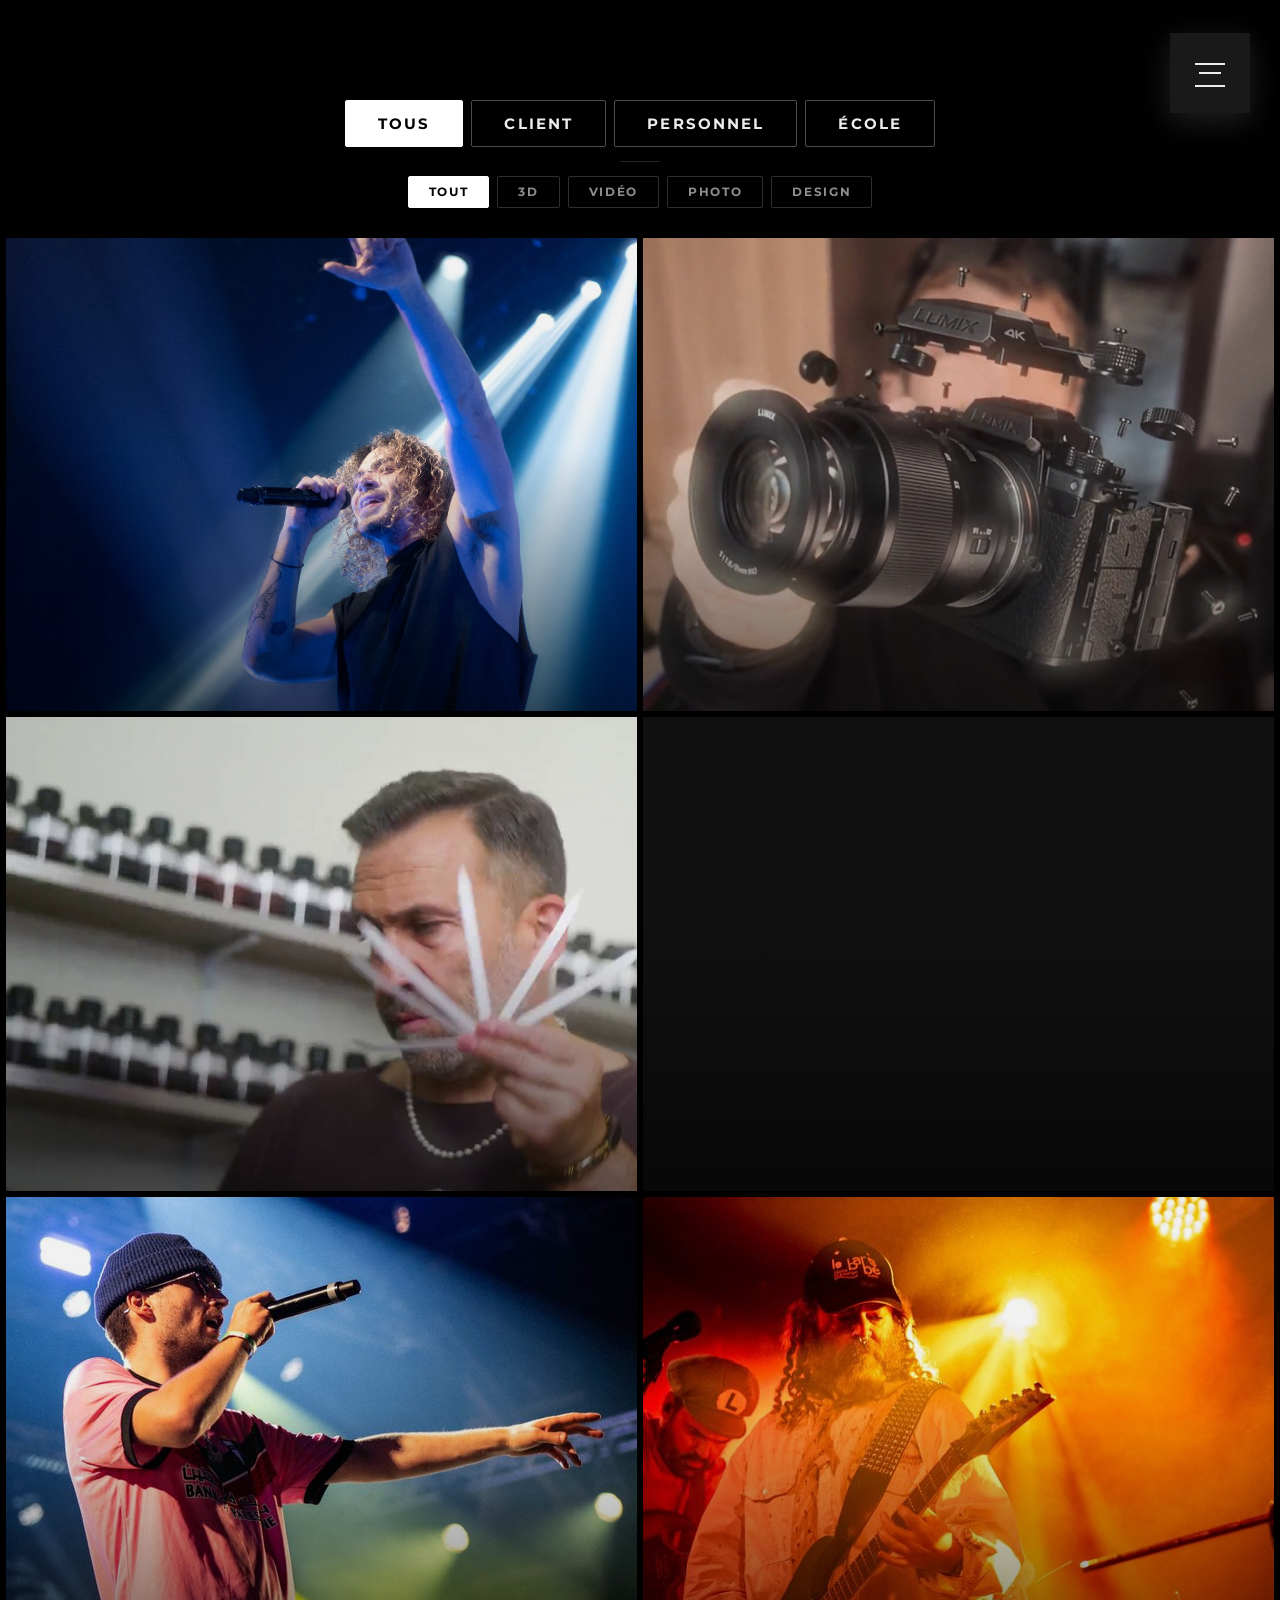
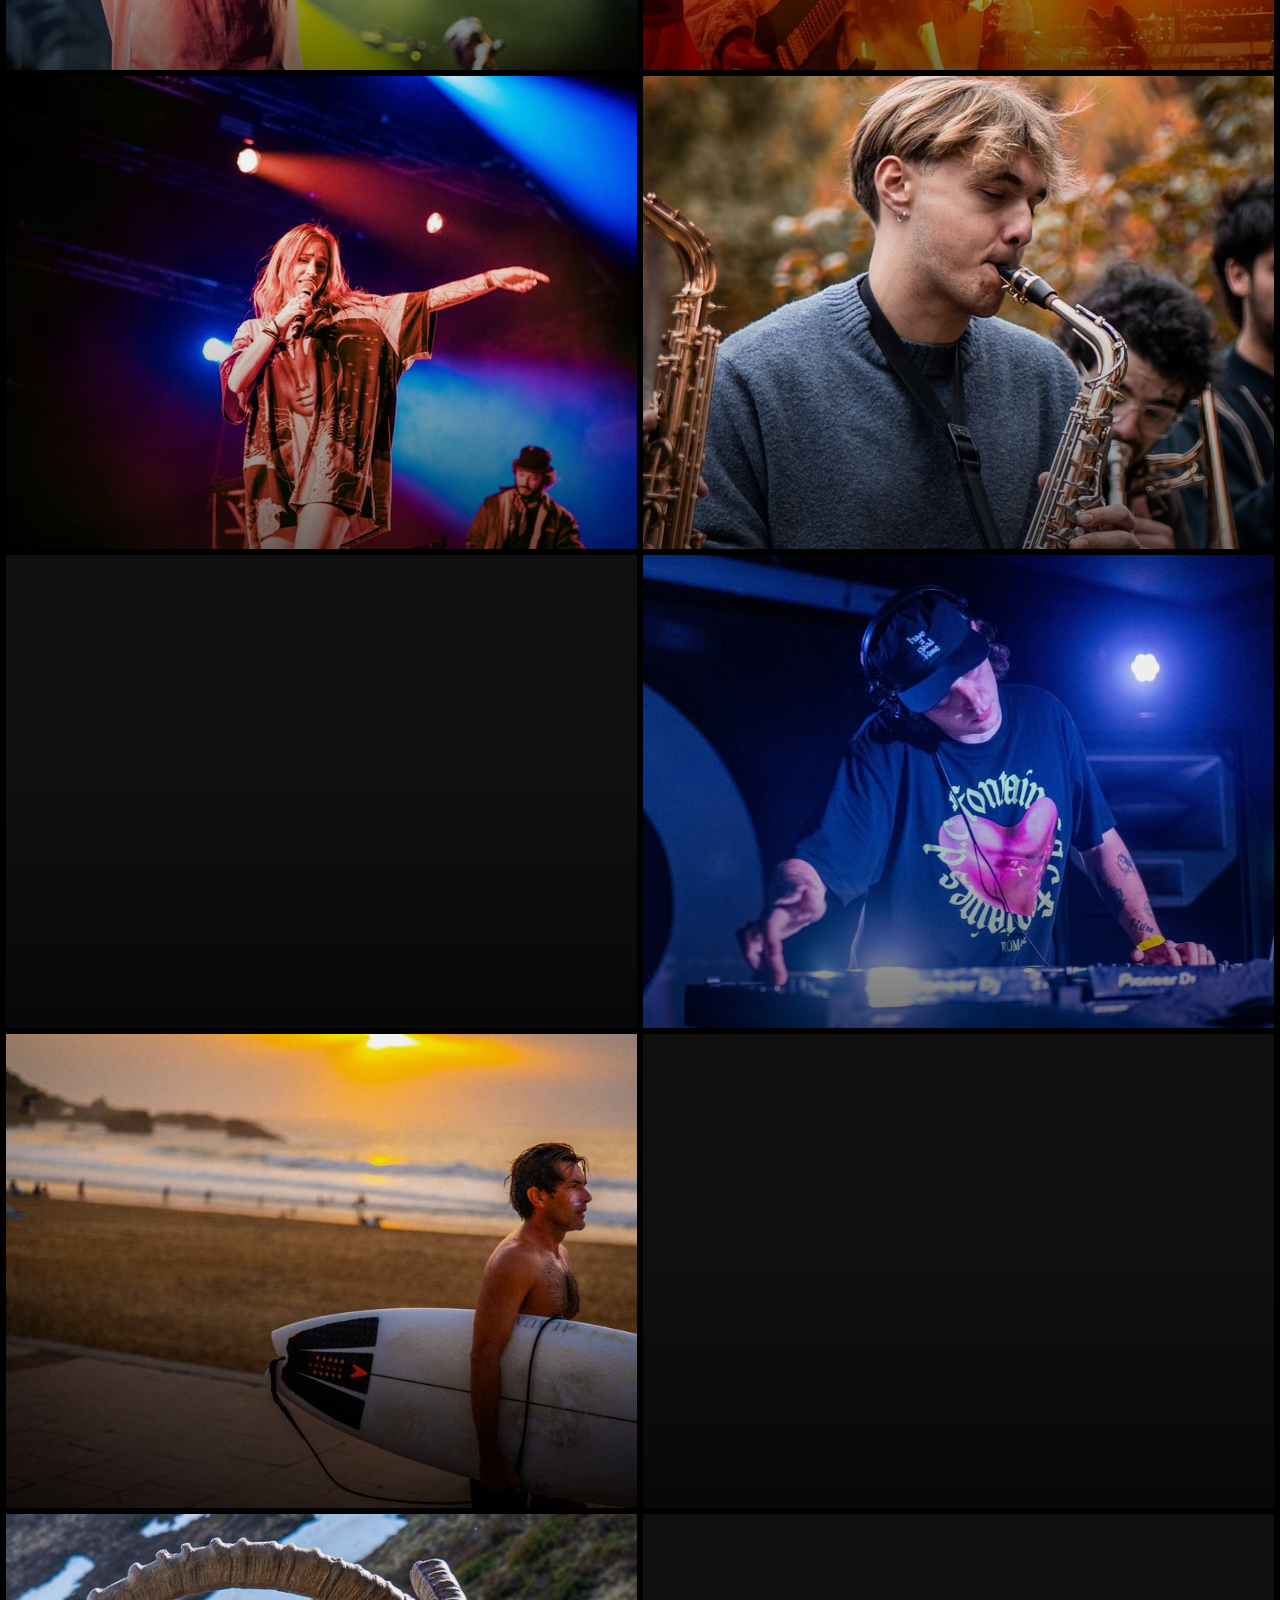
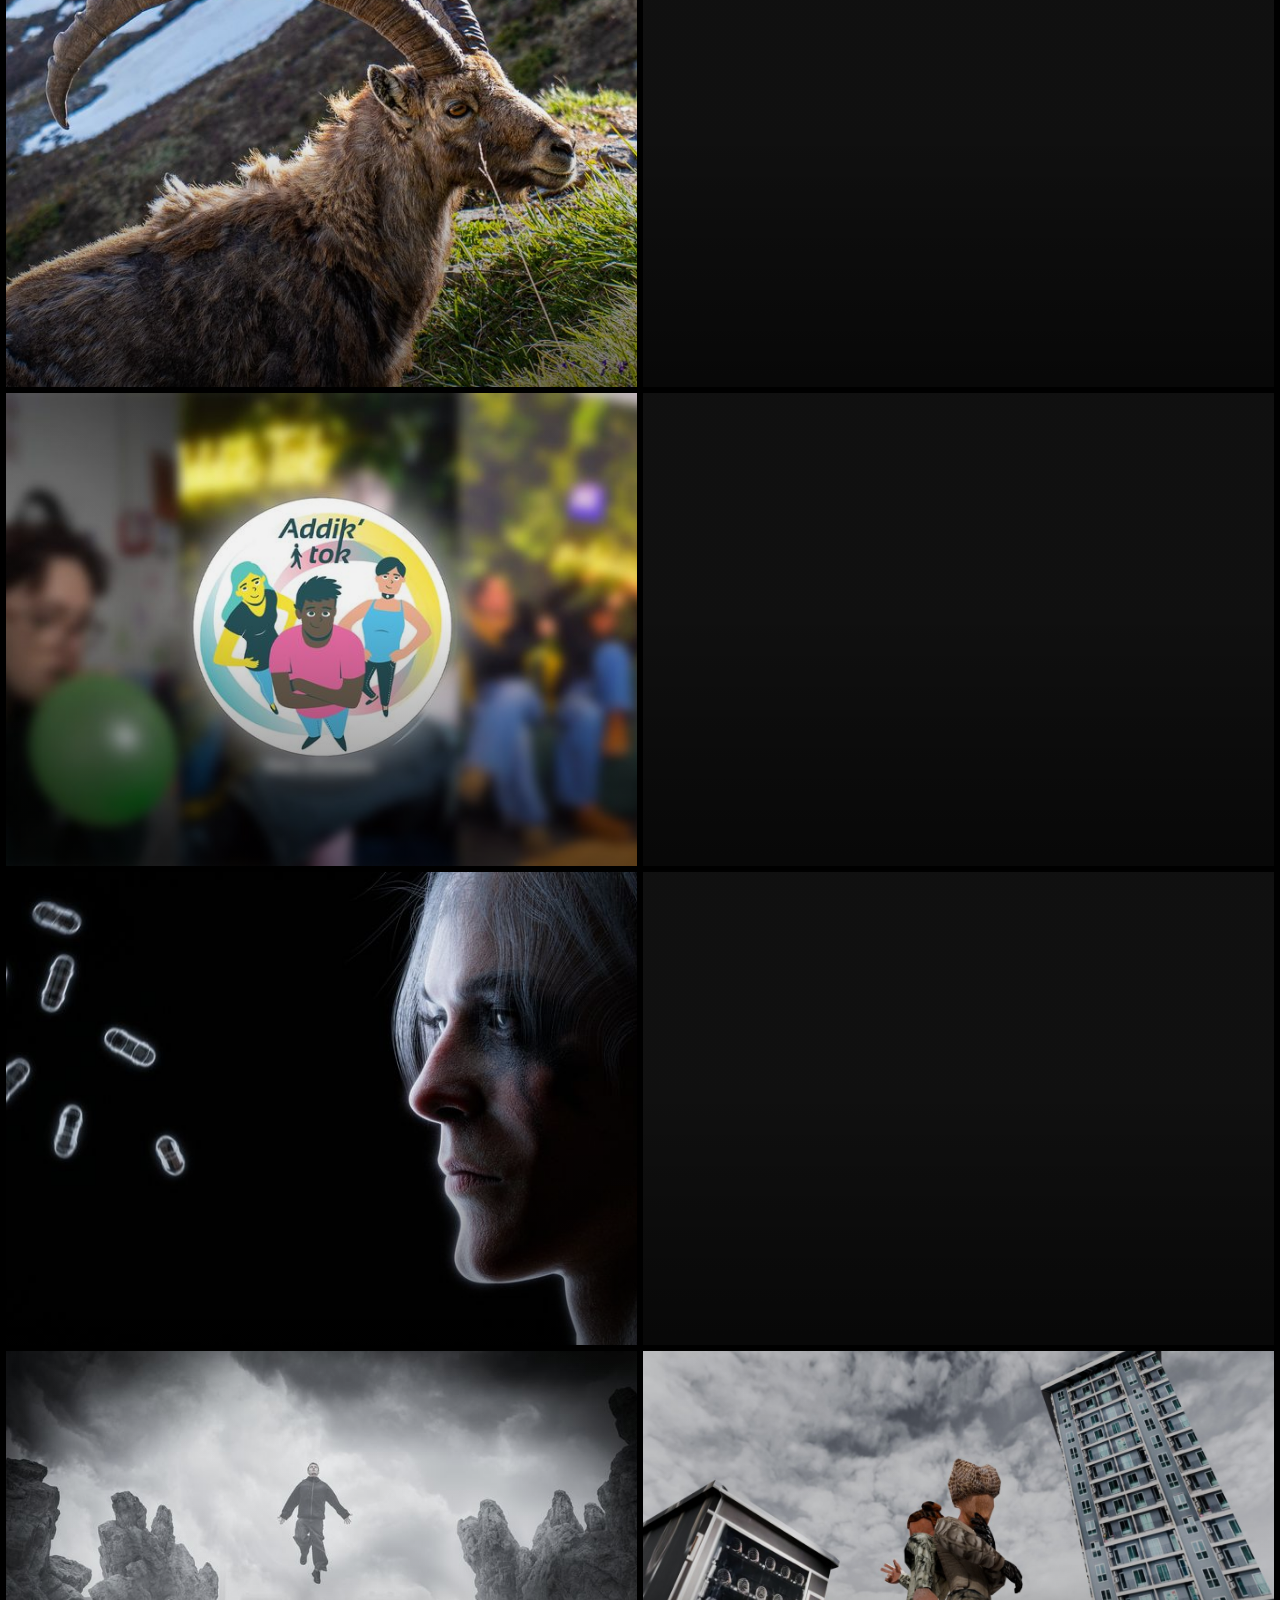
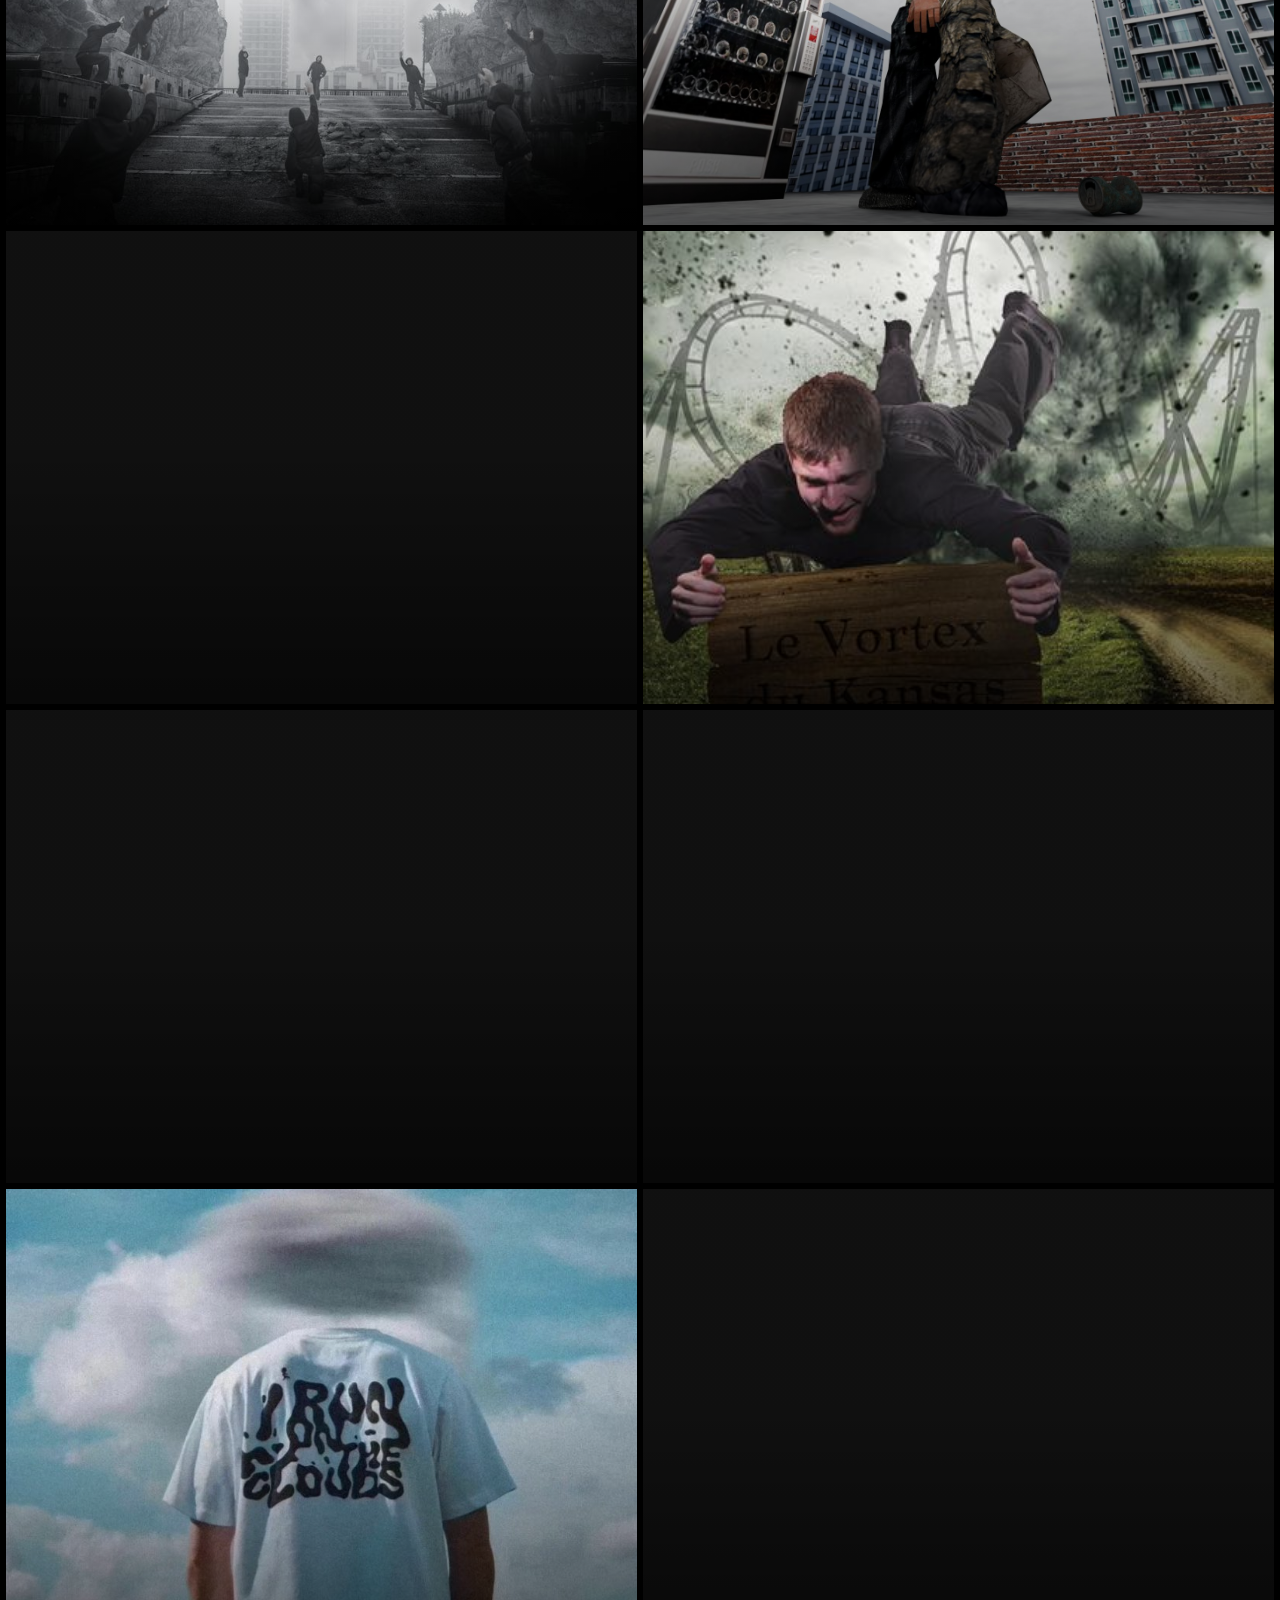
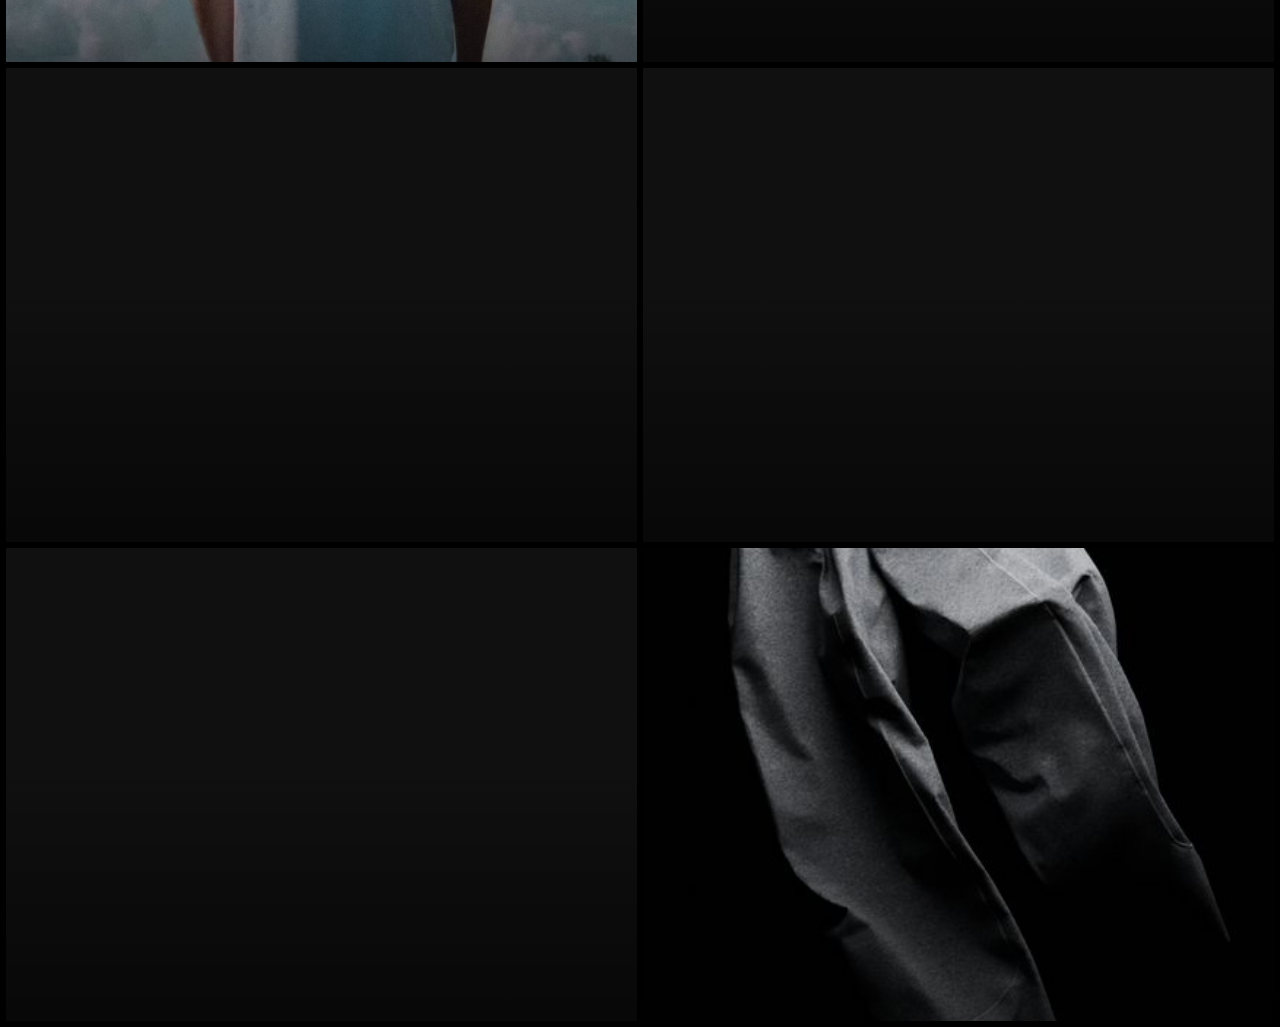
<file: work1.html>
<!DOCTYPE html>
<html lang="fr">
<head>
  <meta charset="UTF-8">
  <meta name="viewport" content="width=device-width, initial-scale=1">
  <title>Guillaume Cazenave — Projets</title>
  <meta name="description" content="Les projets vidéo, photo, 3D et design de Guillaume Cazenave : captations de concerts, vidéos de marque, clips et créations personnelles.">
  <meta name="author" content="Guillaume Cazenave">
  <meta name="theme-color" content="#000000">
  <link rel="canonical" href="https://guillaume-cazenave.github.io/work1.html">

  <link rel="icon" type="image/svg+xml" href="./favicon.svg">
  <link rel="icon" type="image/png" sizes="32x32" href="./favicon-32.png">
  <link rel="apple-touch-icon" href="./apple-touch-icon.png">

  <meta property="og:type" content="website">
  <meta property="og:site_name" content="Guillaume Cazenave">
  <meta property="og:locale" content="fr_FR">
  <meta property="og:title" content="Projets — Guillaume Cazenave">
  <meta property="og:description" content="Les projets vidéo, photo, 3D et design de Guillaume Cazenave : captations de concerts, vidéos de marque, clips et créations personnelles.">
  <meta property="og:url" content="https://guillaume-cazenave.github.io/work1.html">
  <meta property="og:image" content="https://guillaume-cazenave.github.io/img/og-image.jpg">
  <meta property="og:image:width" content="1200">
  <meta property="og:image:height" content="630">
  <meta property="og:image:alt" content="Guillaume Cazenave — vidéaste et photographe indépendant">

  <meta name="twitter:card" content="summary_large_image">
  <meta name="twitter:title" content="Projets — Guillaume Cazenave">
  <meta name="twitter:description" content="Les projets vidéo, photo, 3D et design de Guillaume Cazenave : captations de concerts, vidéos de marque, clips et créations personnelles.">
  <meta name="twitter:image" content="https://guillaume-cazenave.github.io/img/og-image.jpg">
  <link rel="stylesheet" href="./css/menu.css">
  <link rel="stylesheet" href="./css/work1.css">
  <link rel="stylesheet" href="https://fonts.googleapis.com/css2?family=Montserrat:wght@500;600;700;800&display=swap">
</head>
<body>


  <input class="menu-icon" type="checkbox" id="menu-icon" name="menu-icon"/>
  <label for="menu-icon"></label>
  <nav class="nav">
    <ul>
      <li><a href="./index.html">Accueil</a></li>
      <li><a href="./presentation.html">Catégories</a></li>
      <li><a href="./work1.html">Projets</a></li>
      <li><a href="./about.html">À propos</a></li>

    </ul>
    <div class="nav-social">
      <a href="https://www.instagram.com/cznv.pro" target="_blank" rel="noopener" aria-label="Instagram" title="Instagram">
        <svg viewBox="0 0 24 24" aria-hidden="true"><path d="M12 2.16c3.2 0 3.58.01 4.85.07 1.17.05 1.8.25 2.23.41.56.22.96.48 1.38.9.42.42.68.82.9 1.38.16.42.36 1.06.41 2.23.06 1.27.07 1.65.07 4.85s-.01 3.58-.07 4.85c-.05 1.17-.25 1.8-.41 2.23-.22.56-.48.96-.9 1.38-.42.42-.82.68-1.38.9-.42.16-1.06.36-2.23.41-1.27.06-1.65.07-4.85.07s-3.58-.01-4.85-.07c-1.17-.05-1.8-.25-2.23-.41-.56-.22-.96-.48-1.38-.9-.42-.42-.68-.82-.9-1.38-.16-.42-.36-1.06-.41-2.23C2.17 15.58 2.16 15.2 2.16 12s.01-3.58.07-4.85c.05-1.17.25-1.8.41-2.23.22-.56.48-.96.9-1.38.42-.42.82-.68 1.38-.9.42-.16 1.06-.36 2.23-.41C8.42 2.17 8.8 2.16 12 2.16M12 0C8.74 0 8.33.01 7.05.07 5.78.13 4.9.33 4.14.63c-.79.3-1.46.72-2.12 1.39C1.35 2.68.93 3.35.63 4.14.33 4.9.13 5.78.07 7.05.01 8.33 0 8.74 0 12s.01 3.67.07 4.95c.06 1.27.26 2.15.56 2.91.3.79.72 1.46 1.39 2.12.66.67 1.33 1.09 2.12 1.39.76.3 1.64.5 2.91.56C8.33 23.99 8.74 24 12 24s3.67-.01 4.95-.07c1.27-.06 2.15-.26 2.91-.56.79-.3 1.46-.72 2.12-1.39.67-.66 1.09-1.33 1.39-2.12.3-.76.5-1.64.56-2.91.06-1.28.07-1.69.07-4.95s-.01-3.67-.07-4.95c-.06-1.27-.26-2.15-.56-2.91-.3-.79-.72-1.46-1.39-2.12C21.32 1.35 20.65.93 19.86.63c-.76-.3-1.64-.5-2.91-.56C15.67.01 15.26 0 12 0z"/><path d="M12 5.84A6.16 6.16 0 1 0 18.16 12 6.16 6.16 0 0 0 12 5.84zM12 16a4 4 0 1 1 4-4 4 4 0 0 1-4 4z"/><circle cx="18.41" cy="5.59" r="1.44"/></svg>
      </a>
      <a href="mailto:guillaumecazenave985@gmail.com" aria-label="Email" title="Email">
        <svg viewBox="0 0 24 24" aria-hidden="true"><path d="M20 4H4a2 2 0 0 0-2 2v12a2 2 0 0 0 2 2h16a2 2 0 0 0 2-2V6a2 2 0 0 0-2-2zm0 2v.51l-8 4.99-8-4.99V6h16zm0 12H4V8.84l7.47 4.66a1 1 0 0 0 1.06 0L20 8.84V18z"/></svg>
      </a>
    </div>
  </nav>

  <div class="filter-bar">
    <div class="filter-group">
      <button class="filter-btn active" data-type="all">Tous</button>
      <button class="filter-btn" data-type="client">Client</button>
      <button class="filter-btn" data-type="personnel">Personnel</button>
      <button class="filter-btn" data-type="ecole">École</button>
    </div>
    <div class="filter-separator"></div>
    <div class="filter-group">
      <button class="filter-btn cat active" data-cat="all">Tout</button>
      <button class="filter-btn cat" data-cat="3d">3D</button>
      <button class="filter-btn cat" data-cat="video">Vidéo</button>
      <button class="filter-btn cat" data-cat="photo">Photo</button>
      <button class="filter-btn cat" data-cat="design">Design</button>
    </div>
  </div>

  <div class="grid-container" id="grid"></div>

  <script src="./js/projects-data.js"></script>
  <script>
    const grid = document.getElementById('grid');
    let activeType = 'all';
    let activeCat  = 'all';

    function buildGrid() {
      grid.innerHTML = '';
      const filtered = PROJECTS.filter(p => {
        const typeOk = activeType === 'all' || p.type === activeType;
        const catOk  = activeCat  === 'all' || p.category === activeCat;
        return typeOk && catOk;
      });
      if (!filtered.length) {
        grid.innerHTML = '<p class="empty-msg">Aucun projet dans cette sélection.</p>';
        return;
      }
      // Pas de tri : les projets s'affichent dans l'ordre de projects-data.js
      filtered.forEach(p => {
        const item = document.createElement('div');
        item.className = 'grid-item';
        item.innerHTML = `<div class="grid-bg" style="background-image: url('${p.thumbnail}')"></div><div class="grid-overlay"></div><div class="grid-info"><span class="grid-title">${p.title}</span><span class="grid-year">${p.year}</span></div>`;

        // Fallback YouTube : si maxresdefault n'existe pas (image vide 120x90), on passe sur hqdefault
        if (p.thumbnail.indexOf('maxresdefault') !== -1) {
          const bg = item.querySelector('.grid-bg');
          const test = new Image();
          test.onload = function() {
            if (test.naturalWidth <= 120) {
              bg.style.backgroundImage = `url('${p.thumbnail.replace('maxresdefault', 'hqdefault')}')`;
            }
          };
          test.src = p.thumbnail;
        }
        item.addEventListener('click', () => window.location.href = p.addiktok ? 'addiktok.html' : `project-detail.html?id=${p.id}`);
        grid.appendChild(item);
      });
    }

    document.querySelectorAll('[data-type]').forEach(btn => {
      btn.addEventListener('click', () => {
        document.querySelectorAll('[data-type]').forEach(b => b.classList.remove('active'));
        btn.classList.add('active');
        activeType = btn.dataset.type;
        buildGrid();
      });
    });

    document.querySelectorAll('[data-cat]').forEach(btn => {
      btn.addEventListener('click', () => {
        document.querySelectorAll('[data-cat]').forEach(b => b.classList.remove('active'));
        btn.classList.add('active');
        activeCat = btn.dataset.cat;
        buildGrid();
      });
    });

    const params  = new URLSearchParams(window.location.search);
    const urlType = params.get('type');
    const urlCat  = params.get('cat');
    if (urlType) {
      const btn = document.querySelector(`[data-type="${urlType}"]`);
      if (btn) btn.click(); else buildGrid();
    } else if (urlCat) {
      const btn = document.querySelector(`[data-cat="${urlCat}"]`);
      if (btn) btn.click(); else buildGrid();
    } else {
      buildGrid();
    }
  </script>
  <script src="./js/transitions.js"></script>
</body>
</html>
</file>
<file: css/menu.css>
/* ============================================================
   MENU BURGER — vitesse d'apparition augmentée
   ============================================================ */

[type="checkbox"]:checked,
[type="checkbox"]:not(:checked) {
  position: absolute;
  left: -9999px;
}

.menu-icon:checked + label,
.menu-icon:not(:checked) + label {
  position: fixed;
  top: 63px;
  right: 55px;
  display: block;
  width: 30px;
  height: 30px;
  padding: 0;
  margin: 0;
  cursor: pointer;
  z-index: 1000;
}

.menu-icon:checked + label:before,
.menu-icon:not(:checked) + label:before {
  position: absolute;
  content: '';
  display: block;
  width: 30px;
  height: 20px;
  z-index: 1000;
  top: 0;
  left: 0;
  border-top: 2px solid #ececee;
  border-bottom: 2px solid #ececee;
  transition: border-width 80ms 500ms ease,
              top 80ms 550ms cubic-bezier(0.23, 1, 0.32, 1),
              height 80ms 550ms cubic-bezier(0.23, 1, 0.32, 1),
              background-color 150ms ease,
              transform 150ms cubic-bezier(0.23, 1, 0.32, 1);
}

.menu-icon:checked + label:after,
.menu-icon:not(:checked) + label:after {
  position: absolute;
  content: '';
  display: block;
  width: 22px;
  height: 2px;
  z-index: 1000;
  top: 10px;
  right: 4px;
  background-color: #ececee;
  margin-top: -1px;
  transition: width 80ms 600ms ease,
              right 80ms 600ms ease,
              margin-top 80ms ease,
              transform 150ms cubic-bezier(0.23, 1, 0.32, 1);
}

.menu-icon:checked + label:before {
  top: 10px;
  transform: rotate(45deg);
  height: 2px;
  background-color: #ececee;
  border-width: 0;
  transition: border-width 80ms 120ms ease,
              top 80ms 100ms cubic-bezier(0.23, 1, 0.32, 1),
              height 80ms 100ms cubic-bezier(0.23, 1, 0.32, 1),
              background-color 150ms 180ms ease,
              transform 150ms 550ms cubic-bezier(0.23, 1, 0.32, 1);
}

.menu-icon:checked + label:after {
  width: 30px;
  margin-top: 0;
  right: 0;
  transform: rotate(-45deg);
  transition: width 80ms ease,
              right 80ms ease,
              margin-top 80ms 180ms ease,
              transform 150ms 550ms cubic-bezier(0.23, 1, 0.32, 1);
}

/* La bulle du menu */
.nav {
  position: fixed;
  top: 33px;
  right: 30px;
  display: block;
  width: 80px;
  height: 80px;
  padding: 0;
  margin: 0;
  z-index: 999;
  overflow: hidden;
  box-shadow: 0 8px 30px 0 rgba(109,109,109,.3);
  background-color: rgb(25,25,25);
  animation: border-transform 7s linear infinite;
  transition: top 150ms 350ms cubic-bezier(0.23,1,0.32,1),
              right 150ms 350ms cubic-bezier(0.23,1,0.32,1),
              transform 120ms 350ms ease,
              width 250ms 150ms cubic-bezier(0.23,1,0.32,1),
              height 250ms 150ms cubic-bezier(0.23,1,0.32,1);
}

@keyframes border-transform {
  0%,100% { border-radius: 63% 37% 54% 46% / 55% 48% 52% 45%; }
  14%     { border-radius: 40% 60% 54% 46% / 49% 60% 40% 51%; }
  28%     { border-radius: 54% 46% 38% 62% / 49% 70% 30% 51%; }
  42%     { border-radius: 61% 39% 55% 45% / 61% 38% 62% 39%; }
  56%     { border-radius: 61% 39% 67% 33% / 70% 50% 50% 30%; }
  70%     { border-radius: 50% 50% 34% 66% / 56% 68% 32% 44%; }
  84%     { border-radius: 46% 54% 50% 50% / 35% 61% 39% 65%; }
}

.menu-icon:checked ~ .nav {
  animation-play-state: paused;
  top: 50%;
  right: 50%;
  transform: translate(50%, -50%);
  width: 200%;
  height: 200%;
  transition: top 150ms 250ms cubic-bezier(0.23,1,0.32,1),
              right 150ms 250ms cubic-bezier(0.23,1,0.32,1),
              transform 120ms 250ms ease,
              width 300ms 350ms cubic-bezier(0.23,1,0.32,1),
              height 300ms 350ms cubic-bezier(0.23,1,0.32,1);
}

.nav ul {
  position: absolute;
  top: 50%;
  left: 0;
  display: block;
  width: 100%;
  padding: 0;
  margin: 0;
  z-index: 1000;
  text-align: center;
  transform: translateY(-50%);
  list-style: none;
}

.nav ul li {
  position: relative;
  display: block;
  width: 100%;
  padding: 0;
  margin: 10px 0;
  list-style: none;
  pointer-events: none;
  opacity: 0;
  visibility: hidden;
  transform: translateY(30px);
  transition: all 150ms linear;
}

.nav ul li:nth-child(1) { transition-delay: 80ms; }
.nav ul li:nth-child(2) { transition-delay: 60ms; }
.nav ul li:nth-child(3) { transition-delay: 40ms; }
.nav ul li:nth-child(4) { transition-delay: 20ms; }

.nav ul li a {
  font-family: 'Montserrat', Arial, sans-serif;
  font-size: 9vh;
  text-transform: uppercase;
  line-height: 1.2;
  font-weight: 800;
  display: inline-block;
  position: relative;
  color: #ececee;
  text-decoration: none;
  transition: all 150ms linear;
}

.nav ul li a:hover { color: #3e3e3e; }

.nav ul li a:after {
  display: block;
  position: absolute;
  top: 50%;
  content: '';
  height: 2vh;
  margin-top: -1vh;
  width: 0;
  left: 0;
  background-color: #ffffff;
  transition: width 150ms linear;
}

.nav ul li a:hover:after { width: 100%; }

.menu-icon:checked ~ .nav ul li {
  pointer-events: auto;
  visibility: visible;
  opacity: 1;
  transform: translateY(0);
  transition: opacity 200ms ease, transform 150ms ease;
}

.menu-icon:checked ~ .nav ul li:nth-child(1) { transition-delay: 400ms; }
.menu-icon:checked ~ .nav ul li:nth-child(2) { transition-delay: 440ms; }
.menu-icon:checked ~ .nav ul li:nth-child(3) { transition-delay: 480ms; }
.menu-icon:checked ~ .nav ul li:nth-child(4) { transition-delay: 520ms; }

/* Responsive */
@media screen and (max-width: 991px) {
  .menu-icon:checked + label,
  .menu-icon:not(:checked) + label { right: 40px; }
  .nav { right: 15px; }
  .nav ul li a { font-size: 6vh; }
}

@media screen and (max-width: 480px) {
  .nav ul li a { font-size: 5vh; }
}

/* ── Réseaux dans le menu (toutes les pages) ── */
.nav-social {
  position: absolute;
  bottom: 7vh;
  left: 0;
  width: 100%;
  display: flex;
  justify-content: center;
  gap: 26px;
  z-index: 1000;
  pointer-events: none;
  opacity: 0;
  visibility: hidden;
  transform: translateY(20px);
  transition: opacity 200ms ease, transform 150ms ease;
}

.nav-social a {
  display: flex;
  align-items: center;
  justify-content: center;
  width: 46px;
  height: 46px;
  color: #ececee;
  border: 1px solid rgba(255,255,255,0.25);
  border-radius: 50%;
  transition: color 180ms ease, border-color 180ms ease, background 180ms ease;
}

.nav-social a:hover {
  color: #000;
  background: #fff;
  border-color: #fff;
}

.nav-social svg { width: 21px; height: 21px; fill: currentColor; }

.menu-icon:checked ~ .nav .nav-social {
  pointer-events: auto;
  visibility: visible;
  opacity: 1;
  transform: translateY(0);
  transition-delay: 560ms;
}

@media screen and (max-width: 991px) {
  .nav-social { bottom: 6vh; gap: 20px; }
  .nav-social a { width: 42px; height: 42px; }
  .nav-social svg { width: 19px; height: 19px; }
}

@media screen and (max-width: 480px) {
  .nav-social { bottom: 5vh; gap: 18px; }
  .nav-social a { width: 38px; height: 38px; }
  .nav-social svg { width: 17px; height: 17px; }
}
</file>
<file: css/style.css>
@keyframes blur-in {
  0%   { filter: blur(12px); opacity: 0; letter-spacing: 0.3em; }
  100% { filter: blur(0);    opacity: 1; letter-spacing: normal; }
}

@font-face {
  font-family: 'ABCSynt';
  src: url('../font/ABCSynt-RegularTurbo.otf') format('opentype');
  font-weight: normal;
  font-style: normal;
}

* { margin: 0; padding: 0; box-sizing: border-box; }

body {
  background-color: black;
  font-family: Arial, sans-serif;
  overflow: hidden;
  width: 100vw;
  height: 100vh;
}

/* Canvas — z-index:0, reçoit les events souris/touch */
#container {
  position: fixed;
  left: 50%;
  top: 50%;
  z-index: 0;
  pointer-events: auto;
  background-color: #000;
}

/* main — par-dessus le canvas, transparent aux events sauf ses enfants */
main {
  position: fixed;
  top: 0;
  left: 0;
  width: 100vw;
  height: 100vh;
  z-index: 10;
  pointer-events: none;
}

/* Nom — centré verticalement, à gauche */
.text-container {
  position: absolute;
  left: 4vw;
  top: 50%;
  transform: translateY(-50%);
  pointer-events: auto;
}

h1#titre {
  color: white;
  font-family: 'ABCSynt', Arial, sans-serif;
  font-size: 2vw;
  margin: 0;
  cursor: pointer;
  transition: color 0.3s ease, text-decoration 0.3s ease;
  line-height: 1.2;
  min-height: 2.4em; /* réserve la place pour 2 lignes toujours */
  display: flex;
  flex-direction: column;
  justify-content: flex-start;
}

h1#titre:hover {
  color: red;
  text-decoration: line-through;
}

/* Icônes — centrées verticalement, à droite */
.icon-container {
  position: absolute;
  right: 4vw;
  top: 50%;
  transform: translateY(-50%);
  display: flex;
  flex-direction: column;
  align-items: center;
  gap: 20px;
  pointer-events: auto;
}

.icon-link {
  color: white;
  font-size: 1.6rem;
  text-decoration: none;
  transition: color 0.3s ease;
  display: block;
  line-height: 1;
  animation: blur-in 1s cubic-bezier(0.23, 1, 0.32, 1) both;
}

.icon-link:nth-child(1) { animation-delay: 0.2s; }
.icon-link:nth-child(2) { animation-delay: 0.35s; }

.icon-link:hover { color: red; }

/* ── Responsive ─────────────────────────── */

/* Sur mobile : nom et icônes toujours visibles */
@media screen and (max-width: 768px) {
  h1#titre, h1#titre::after { font-size: clamp(1rem, 5vw, 2rem); }
  .icon-link { font-size: 1.4rem; }
}

@media screen and (max-width: 480px) {
  h1#titre, h1#titre::after { font-size: clamp(1rem, 6vw, 1.8rem); }
  .text-container { left: 6vw; }
  .icon-container { right: 6vw; gap: 16px; }
  .icon-link      { font-size: 1.3rem; }
}

/* Icônes en SVG inline (plus de dépendance Font Awesome) :
   dimensionnées en em pour suivre le font-size responsive de .icon-link */
.icon-link .fa-svg {
  width: 1em;
  height: 1em;
  fill: currentColor;
  display: block;
}
</file>
<file: css/project-detail.css>
@keyframes blur-in {
  0%   { filter: blur(12px); opacity: 0; }
  100% { filter: blur(0);    opacity: 1; }
}

* { margin: 0; padding: 0; box-sizing: border-box; }
html, body { width: 100%; min-height: 100%; background: #000; font-family: 'Montserrat', Arial, sans-serif; color: #ececee; overflow-x: hidden; }
.back-btn { position: fixed; top: 24px; left: 24px; color: rgba(255,255,255,0.55); font-size: 0.8rem; font-weight: 700; letter-spacing: 0.1em; text-decoration: none; text-transform: uppercase; transition: color 0.25s; z-index: 20; }
.back-btn:hover { color: #fff; }
.project-container { display: flex; align-items: center; justify-content: center; min-height: 100vh; padding: 80px 40px 40px; gap: 60px; max-width: 1400px; margin: 0 auto; }
.slider-wrapper { flex: 1; min-width: 0; }
.slider-container { position: relative; width: 100%; overflow: hidden; aspect-ratio: 4/3; border-radius: 2px; }
.slider { display: flex; height: 100%; transition: transform 0.35s ease; user-select: none; }
.slider img { width: 100%; height: 100%; flex-shrink: 0; object-fit: contain; background: #111; -webkit-user-drag: none; }
.arrow { position: absolute; top: 50%; transform: translateY(-50%); background: transparent; border: none; font-size: 4rem; cursor: pointer; padding: 0 12px; z-index: 5; color: rgba(255,255,255,0.75); transition: color 0.2s; }
.arrow:hover { color: #fff; } .arrow.left { left: 6px; } .arrow.right { right: 6px; }
.slider-dots { display: flex; justify-content: center; gap: 8px; margin-top: 12px; }
.dot { width: 6px; height: 6px; border-radius: 50%; background: rgba(255,255,255,0.3); cursor: pointer; transition: background 0.2s, transform 0.2s; }
.dot.active { background: #fff; transform: scale(1.3); }
.video-wrapper { flex: 1; min-width: 0; aspect-ratio: 16/9; }
.video-wrapper iframe { width: 100%; height: 100%; display: block; }
.project-content { flex: 1; max-width: 480px; min-width: 0; padding: 20px 0; }
.project-meta { display: flex; gap: 14px; align-items: center; margin-bottom: 16px; }
.project-year { font-size: 0.75rem; color: rgba(255,255,255,0.45); font-weight: 700; letter-spacing: 0.1em; }
.project-category { font-size: 0.65rem; font-weight: 800; letter-spacing: 0.18em; border: 1px solid rgba(255,255,255,0.25); padding: 2px 8px; border-radius: 2px; color: rgba(255,255,255,0.55); }
.project-content h1 { font-size: clamp(1.8rem, 3.5vw, 3rem); font-weight: 800; text-transform: uppercase; line-height: 1.1; margin-bottom: 20px; animation: blur-in 0.9s cubic-bezier(0.23, 1, 0.32, 1) both; }
.project-content p { font-size: 1rem; line-height: 1.7; color: rgba(236,236,238,0.7); animation: blur-in 0.9s 0.15s cubic-bezier(0.23, 1, 0.32, 1) both; }
.tags { display: flex; flex-wrap: wrap; gap: 8px; margin-top: 24px; animation: blur-in 0.9s 0.25s cubic-bezier(0.23, 1, 0.32, 1) both; }
.tag { font-size: 0.7rem; font-weight: 700; letter-spacing: 0.1em; text-transform: uppercase; background: rgba(255,255,255,0.07); border: 1px solid rgba(255,255,255,0.12); padding: 4px 12px; border-radius: 2px; color: rgba(236,236,238,0.6); }
.project-link { display: inline-block; margin-top: 28px; font-size: 0.8rem; font-weight: 800; letter-spacing: 0.12em; text-transform: uppercase; color: #fff; text-decoration: none; border-bottom: 1px solid rgba(255,255,255,0.4); padding-bottom: 2px; transition: border-color 0.2s; }
.project-link:hover { border-color: #fff; }
.not-found { text-align: center; color: rgba(255,255,255,0.4); padding: 60px; }
.not-found a { color: #fff; text-decoration: underline; }
@media screen and (max-width: 900px) { .project-container { flex-direction: column; padding: 100px 20px 40px; gap: 30px; align-items: flex-start; } .slider-wrapper, .video-wrapper { width: 100%; } .project-content { max-width: 100%; padding: 0; } }
@media screen and (max-width: 500px) { .back-btn { top: 16px; left: 16px; font-size: 0.7rem; } .project-container { padding-top: 80px; } .arrow { font-size: 2.8rem; } }

/* ── Lightbox ───────────────────────────── */
.lightbox {
  display: none;
  position: fixed;
  inset: 0;
  background: rgba(0,0,0,0.95);
  z-index: 2000;
  align-items: center;
  justify-content: center;
  flex-direction: column;
  gap: 16px;
}

.lightbox.active {
  display: flex;
}

.lightbox-img-wrap {
  max-width: 90vw;
  max-height: 80vh;
  display: flex;
  align-items: center;
  justify-content: center;
}

.lightbox-img-wrap img {
  max-width: 90vw;
  max-height: 80vh;
  object-fit: contain;
  display: block;
  user-select: none;
  -webkit-user-drag: none;
}

.lightbox-close {
  position: absolute;
  top: 20px;
  right: 24px;
  background: transparent;
  border: none;
  color: rgba(255,255,255,0.7);
  font-size: 2rem;
  cursor: pointer;
  line-height: 1;
  transition: color 0.2s;
  z-index: 10;
}
.lightbox-close:hover { color: #fff; }

.lightbox-arrow {
  position: absolute;
  top: 50%;
  transform: translateY(-50%);
  background: transparent;
  border: none;
  color: rgba(255,255,255,0.6);
  font-size: 5rem;
  cursor: pointer;
  padding: 0 20px;
  line-height: 1;
  transition: color 0.2s;
  z-index: 10;
}
.lightbox-arrow:hover { color: #fff; }
.lightbox-arrow.left  { left: 0; }
.lightbox-arrow.right { right: 0; }

.lightbox-dots {
  display: flex;
  gap: 8px;
  justify-content: center;
}

.lb-dot {
  width: 6px;
  height: 6px;
  border-radius: 50%;
  background: rgba(255,255,255,0.3);
  cursor: pointer;
  transition: background 0.2s, transform 0.2s;
}
.lb-dot.active {
  background: #fff;
  transform: scale(1.3);
}

/* Curseur zoom sur les images du slider */
.slider-img { cursor: zoom-in; }

@media screen and (max-width: 500px) {
  .lightbox-arrow { font-size: 3rem; padding: 0 10px; }
  .lightbox-close { font-size: 1.6rem; top: 16px; right: 16px; }
}

/* ── Slide vidéo YouTube dans le slider ── */
.slide-item {
  width: 100%;
  height: 100%;
  flex-shrink: 0;
  display: flex;
  align-items: center;
  justify-content: center;
  background: #000;
}

.slide-video {
  aspect-ratio: 16/9;
}

.slide-video iframe {
  width: 100%;
  height: 100%;
  display: block;
}

/* ── Page Addik'Tok ──────────────────────── */
.addiktok-page {
  width: 100%;
  max-width: 1300px;
  margin: 0 auto;
  padding: 100px 5% 60px;
}

.addiktok-header {
  margin-bottom: 60px;
  max-width: 700px;
}

.addiktok-header h1 {
  font-size: clamp(2rem, 5vw, 4rem);
  font-weight: 800;
  text-transform: uppercase;
  line-height: 1.05;
  margin-bottom: 20px;
}

.addiktok-header p {
  font-size: 1rem;
  line-height: 1.7;
  color: rgba(236,236,238,0.65);
  margin-bottom: 20px;
}

/* Grille reels Instagram — format portrait 9:16 */
.reels-grid {
  display: grid;
  grid-template-columns: repeat(auto-fill, minmax(280px, 1fr));
  gap: 16px;
}

.reel-item {
  width: 100%;
  aspect-ratio: 9 / 16;
  overflow: hidden;
  border-radius: 8px;
  background: #000;
  position: relative;
}

.reel-item iframe {
  width: 100%;
  /* Iframe plus haute que le conteneur : le bandeau TikTok du bas est masqué */
  height: calc(100% + 90px);
  border: none;
  display: block;
  position: absolute;
  top: 0;
  left: 0;
}

@media screen and (max-width: 768px) {
  .addiktok-page { padding-top: 80px; }
  .reels-grid { grid-template-columns: repeat(2, 1fr); gap: 10px; }
}

@media screen and (max-width: 480px) {
  .reels-grid { grid-template-columns: 1fr; }
}

/* ── Slide vidéo MP4 locale ─────────────── */
.slide-mp4 {
  width: 100%;
  height: 100%;
  flex-shrink: 0;
  display: flex;
  align-items: center;
  justify-content: center;
  background: #000;
}

.slide-mp4 video {
  max-width: 100%;
  max-height: 100%;
  width: auto;
  height: 100%;
  display: block;
  object-fit: contain;
}

/* ── Projet au format vertical (9:16) ───── */
.slider-wrapper.vertical {
  flex: 0 0 auto;
  display: flex;
  flex-direction: column;
  align-items: center;
  width: auto;
}

.slider-wrapper.vertical .slider-container {
  aspect-ratio: 9 / 16;
  height: min(74vh, 660px);
  width: auto;
}

.slider-wrapper.vertical .arrow { font-size: 2.6rem; }

@media screen and (max-width: 900px) {
  .slider-wrapper.vertical { width: 100%; }
  .slider-wrapper.vertical .slider-container {
    height: auto;
    width: min(100%, 360px);
  }
}
</file>
<file: css/p2.css>
@font-face {
  font-family: 'ABCSynt';
  src: url('../font/ABCSynt-RegularTurbo.otf') format('opentype');
  font-weight: normal;
  font-style: normal;
}

@keyframes blur-in {
  0%   { filter: blur(12px); opacity: 0; letter-spacing: 0.3em; }
  100% { filter: blur(0);    opacity: 1; letter-spacing: normal; }
}

*, *::before, *::after { margin: 0; padding: 0; box-sizing: border-box; }

html { overflow-x: hidden; width: 100%; }

body {
  width: 100%;
  min-height: 100vh;
  overflow-x: hidden;
  background-color: #000;
  font-family: 'Montserrat', Arial, sans-serif;
  font-size: 14px;
  font-weight: 500;
  -webkit-font-smoothing: antialiased;
  padding: 40px 0 60px;
}

p { line-height: 1.5em; }

#first-pres { margin-left: 4%; margin-top: 3%; }

h3 {
  font-size: clamp(24px, 6vw, 5rem);
  color: #fff;
  font-family: Impact, 'Anton', 'Oswald', 'Haettenschweiler', 'Arial Narrow Bold', 'Roboto Condensed', sans-serif;
  margin-bottom: 0.4em;
  line-height: 1.1;
  animation: blur-in 1s cubic-bezier(0.23, 1, 0.32, 1) both;
}

#first-pres h3:nth-child(1) { animation-delay: 0s; }
#first-pres h3:nth-child(2) { animation-delay: 0.12s; }
#first-pres h3:nth-child(3) { animation-delay: 0.24s; }

/* ── Container ───────────────────────────── */
.container {
  margin-top: 5vh;
  display: flex;
  flex-wrap: wrap;
  justify-content: center;
  align-items: center;
  gap: 20px;
  padding: 0 4%;
}

/* ── Card wrap = le lien cliquable ───────── */
.card-wrap {
  display: block;
  text-decoration: none;
  transform: perspective(800px);
  transform-style: preserve-3d;
  cursor: pointer;
}

.card-wrap:hover .card-info            { transform: translateY(0); }
.card-wrap:hover .card-info p          { opacity: 1; }
.card-wrap:hover .card-info,
.card-wrap:hover .card-info p          { transition: 0.6s cubic-bezier(0.23,1,0.32,1); }
.card-wrap:hover .card-info:after      { opacity: 1; transform: translateY(0); transition: 5s cubic-bezier(0.23,1,0.32,1); }
.card-wrap:hover .card-bg              { opacity: 0.8; transition: 0.6s cubic-bezier(0.23,1,0.32,1), opacity 5s cubic-bezier(0.23,1,0.32,1); }
.card-wrap:hover .card                 { box-shadow: rgba(255,255,255,.2) 0 0 40px 5px, white 0 0 0 1px, rgba(0,0,0,.66) 0 30px 60px 0, inset #333 0 0 0 5px, inset white 0 0 0 6px; transition: 0.6s cubic-bezier(0.23,1,0.32,1), box-shadow 2s cubic-bezier(0.23,1,0.32,1); }

/* ── Card ────────────────────────────────── */
.card {
  position: relative;
  width: clamp(160px, 22vw, 300px);
  height: clamp(220px, 30vw, 425px);
  background-color: #333;
  overflow: hidden;
  box-shadow: rgba(255,255,255,.66) 0 2px 4px 0, inset #333 0 0 0 5px, inset rgba(255,255,255,.5) 0 0 0 6px;
  transition: 1s cubic-bezier(0.445,0.05,0.55,0.95);
}

.card-bg {
  opacity: 0.5;
  position: absolute;
  top: 0; left: 0;
  width: 100%; height: 100%;
  background-repeat: no-repeat;
  background-position: center;
  background-size: cover;
  transition: 1s cubic-bezier(0.445,0.05,0.55,0.95), opacity 5s 1s cubic-bezier(0.445,0.05,0.55,0.95);
  pointer-events: none;
}

.card-info {
  padding: 20px;
  position: absolute;
  bottom: 0;
  width: 100%;
  color: #fff;
  transform: translateY(40%);
  transition: 0.6s 1.6s cubic-bezier(0.215,0.61,0.355,1);
}

.card-info p {
  opacity: 0;
  text-shadow: black 0 1px 3px;
  transition: 0.6s 1.6s cubic-bezier(0.215,0.61,0.355,1);
  font-size: 0.85rem;
  margin-top: 6px;
}

.card-info * { position: relative; z-index: 1; }

.card-info:after {
  content: "";
  position: absolute;
  top: 0; left: 0; z-index: 0;
  width: 100%; height: 100%;
  background-image: linear-gradient(to bottom, transparent 0%, rgba(0,0,0,.6) 100%);
  opacity: 0;
  transform: translateY(100%);
  transition: 5s 1s cubic-bezier(0.445,0.05,0.55,0.95);
}

.card-info h1 {
  font-family: 'ABCSynt', 'Montserrat', Arial, sans-serif;
  font-size: clamp(1.2rem, 2.5vw, 2.5rem);
  font-weight: normal;
  letter-spacing: 0.02em;
  text-shadow: rgba(0,0,0,.5) 0 10px 10px;
}

/* ── Responsive ─────────────────────────── */
@media screen and (max-width: 991px) {
}

@media screen and (max-width: 768px) {
  body { padding: 20px 0 40px; }
  #first-pres { margin-left: 5%; margin-top: 8%; }
  h3 { font-size: clamp(22px, 7vw, 3rem); }

  .container {
    flex-direction: column;
    align-items: center;
    gap: 16px;
    margin-top: 4vh;
    padding: 0 5%;
  }

  /* Pas de 3D sur mobile */
  .card-wrap {
    transform: none;
    width: 100%;
    max-width: 400px;
  }

  .card {
    width: 100%;
    height: 55vw;
    max-height: 280px;
  }

  /* Infos toujours visibles */
  .card-info            { transform: translateY(0); }
  .card-info p          { opacity: 1; }
  .card-info:after      { opacity: 1; transform: translateY(0); }
  .card-info h1         { font-size: clamp(1.2rem, 5vw, 1.8rem); }
  .card-bg              { opacity: 0.7; }
}

@media screen and (max-width: 480px) {
  h3    { font-size: clamp(20px, 8vw, 2.5rem); }
  .card { height: 60vw; }
  .card-info h1 { font-size: clamp(1.1rem, 6vw, 1.6rem); }
  .card-info p  { font-size: 11px; }
}
</file>
<file: css/work1.css>
* { margin: 0; padding: 0; box-sizing: border-box; }
html, body { width: 100%; min-height: 100%; background: #000; font-family: 'Montserrat', Arial, sans-serif; color: #ececee; }

/* ── Filtres ─────────────────────────────── */
.filter-bar {
  display: flex;
  flex-direction: column;
  align-items: center;
  gap: 10px;
  padding: 100px 20px 30px;
}

.filter-group {
  display: flex;
  flex-wrap: wrap;
  justify-content: center;
  gap: 8px;
}

.filter-separator {
  width: 40px;
  height: 1px;
  background: rgba(255,255,255,0.15);
  margin: 4px 0;
}

.filter-btn {
  background: transparent;
  border: 1px solid rgba(255,255,255,0.3);
  color: #ececee;
  font-family: 'Montserrat', Arial, sans-serif;
  font-size: 0.95rem;
  font-weight: 700;
  letter-spacing: 0.14em;
  text-transform: uppercase;
  padding: 13px 32px;
  cursor: pointer;
  border-radius: 2px;
  transition: all 0.25s ease;
}

.filter-btn:hover,
.filter-btn.active {
  background: #fff;
  color: #000;
  border-color: #fff;
}

/* Boutons discipline légèrement plus petits */
.filter-btn.cat {
  font-size: 0.74rem;
  padding: 8px 20px;
  border-color: rgba(255,255,255,0.18);
  color: rgba(236,236,238,0.6);
}

.filter-btn.cat:hover,
.filter-btn.cat.active {
  background: #fff;
  color: #000;
  border-color: #fff;
}

/* ── Grille ──────────────────────────────── */
.grid-container {
  display: grid;
  grid-template-columns: repeat(2, 1fr);
  gap: 6px;
  padding: 0 6px 6px;
  width: 100%;
  max-width: 1400px;
  margin: 0 auto;
}

.grid-item {
  position: relative;
  overflow: hidden;
  cursor: pointer;
  aspect-ratio: 4/3;
  background-color: #111;
}

/* Calque visuel : zoome au survol sans jamais se répéter */
.grid-bg {
  position: absolute;
  inset: 0;
  background-size: cover;
  background-position: center;
  background-repeat: no-repeat;
  transition: transform 0.55s cubic-bezier(0.23,1,0.32,1);
}

.grid-item:hover .grid-bg { transform: scale(1.06); }

.grid-overlay {
  position: absolute;
  inset: 0;
  /* Dégradé uniquement en bas : l'image reste lumineuse, le texte reste lisible */
  background: linear-gradient(to bottom,
              rgba(0,0,0,0.05) 0%,
              rgba(0,0,0,0.05) 45%,
              rgba(0,0,0,0.55) 100%);
  transition: background 0.35s ease;
}

.grid-item:hover .grid-overlay {
  background: linear-gradient(to bottom,
              rgba(0,0,0,0) 0%,
              rgba(0,0,0,0) 40%,
              rgba(0,0,0,0.65) 100%);
}

.grid-info {
  position: absolute;
  inset: 0;
  display: flex;
  flex-direction: column;
  justify-content: flex-end;
  padding: 16px 20px;
  opacity: 0;
  transform: translateY(6px);
  transition: opacity 0.3s ease, transform 0.3s ease;
}

.grid-item:hover .grid-info { opacity: 1; transform: translateY(0); }


@media (hover: none) {
  .grid-info { opacity: 1; transform: translateY(0); }
  .grid-overlay {
    background: linear-gradient(to bottom,
                rgba(0,0,0,0) 0%,
                rgba(0,0,0,0) 40%,
                rgba(0,0,0,0.6) 100%);
  }
}

.grid-title {
  font-size: clamp(1rem, 2vw, 1.5rem);
  font-weight: 800;
  text-transform: uppercase;
  letter-spacing: 0.05em;
  text-shadow: 0 2px 12px rgba(0,0,0,0.9), 0 1px 3px rgba(0,0,0,0.8);
}


.grid-year { font-size: 0.75rem; color: rgba(255,255,255,0.6); margin-top: 4px; }
.empty-msg { color: rgba(255,255,255,0.4); font-size: 0.9rem; text-align: center; padding: 40px; grid-column: 1/-1; }

/* ── Responsive ──────────────────────────── */
@media screen and (max-width: 1100px) {
  .filter-btn { font-size: 0.82rem; padding: 10px 24px; }
  .filter-btn.cat { font-size: 0.68rem; padding: 6px 16px; }
}

@media screen and (max-width: 768px) {
  .filter-bar { padding: 120px 14px 20px; gap: 7px; }
  .filter-group { gap: 6px; }
  .filter-separator { margin: 2px 0; }
  .filter-btn { font-size: 0.7rem; padding: 7px 16px; letter-spacing: 0.1em; }
  .filter-btn.cat { font-size: 0.6rem; padding: 5px 12px; }
  .grid-container { gap: 4px; padding: 0 4px 4px; }
}

@media screen and (max-width: 500px) {
  .filter-bar { padding: 105px 10px 16px; gap: 6px; }
  .grid-container { grid-template-columns: 1fr; gap: 4px; }
  .grid-item { aspect-ratio: 16/9; }
  .filter-btn { font-size: 0.62rem; padding: 6px 13px; letter-spacing: 0.08em; }
  .filter-btn.cat { font-size: 0.56rem; padding: 4px 10px; }
}
</file>
